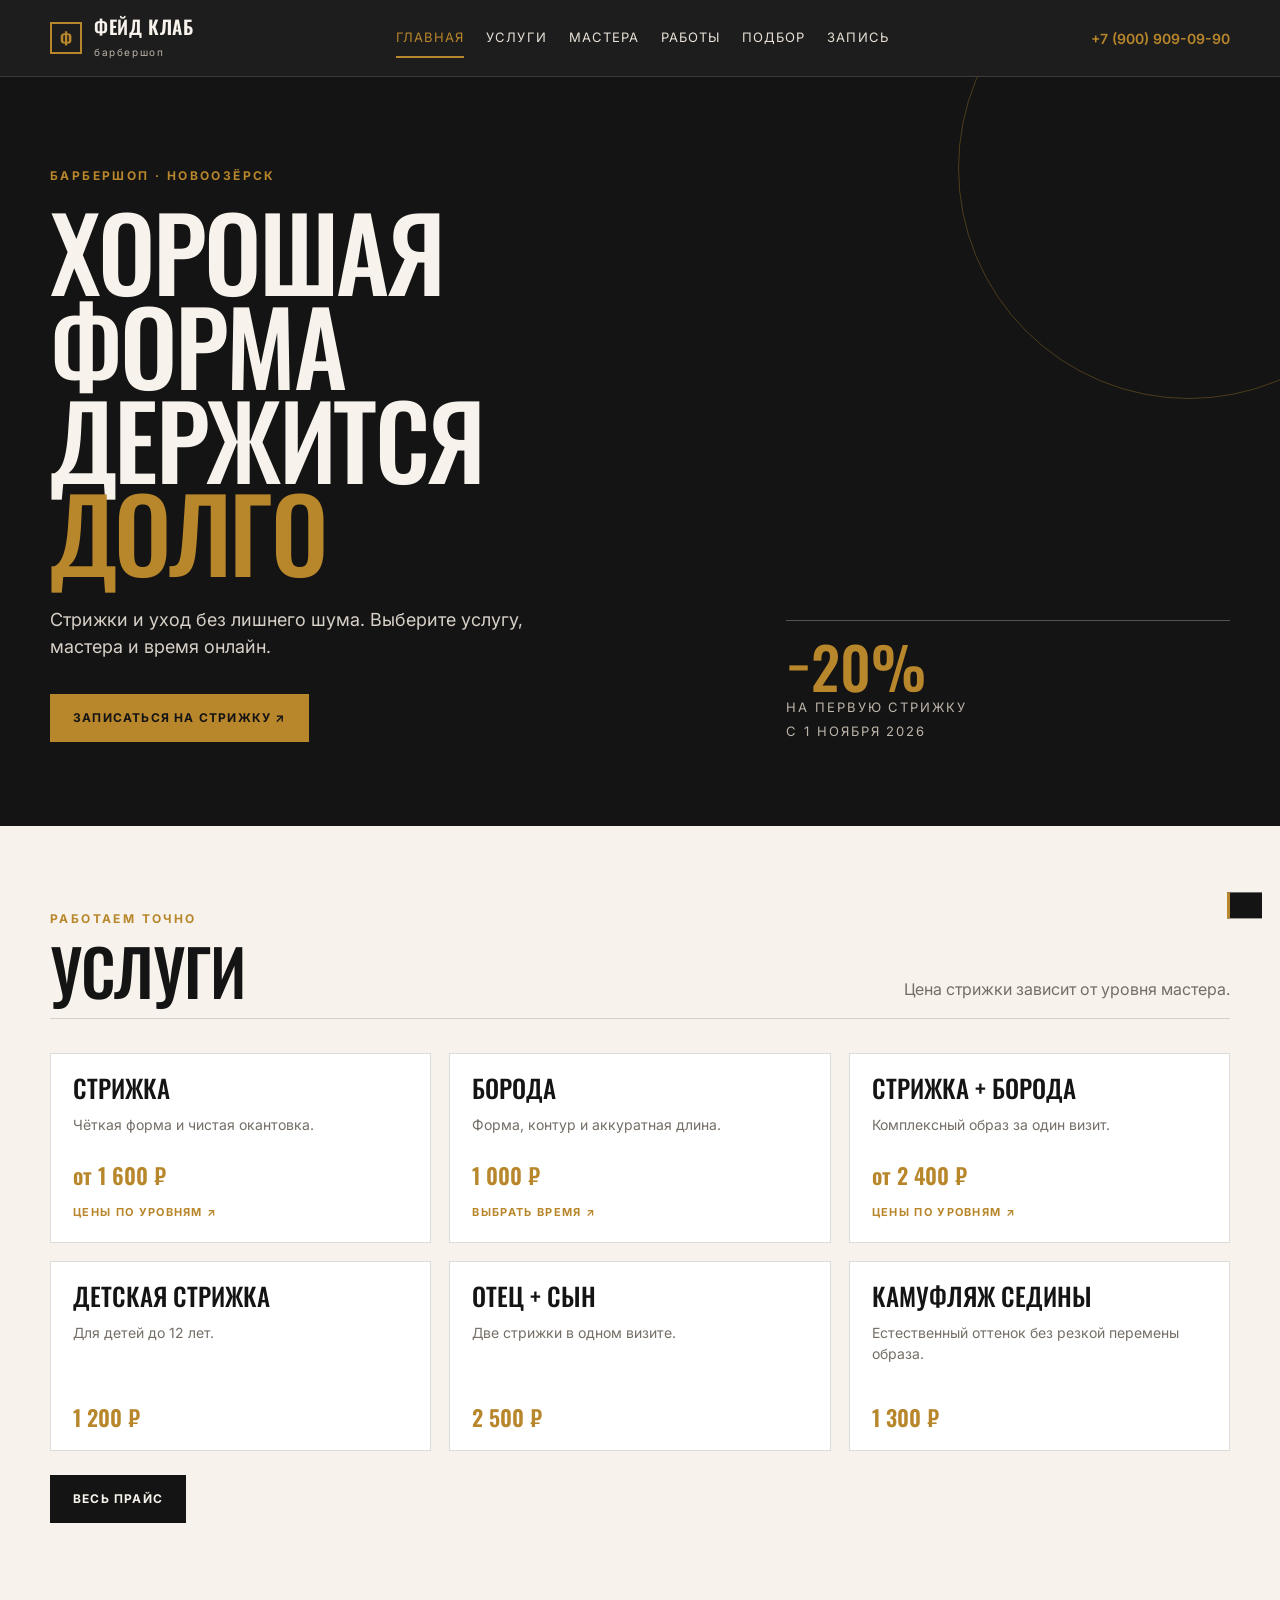
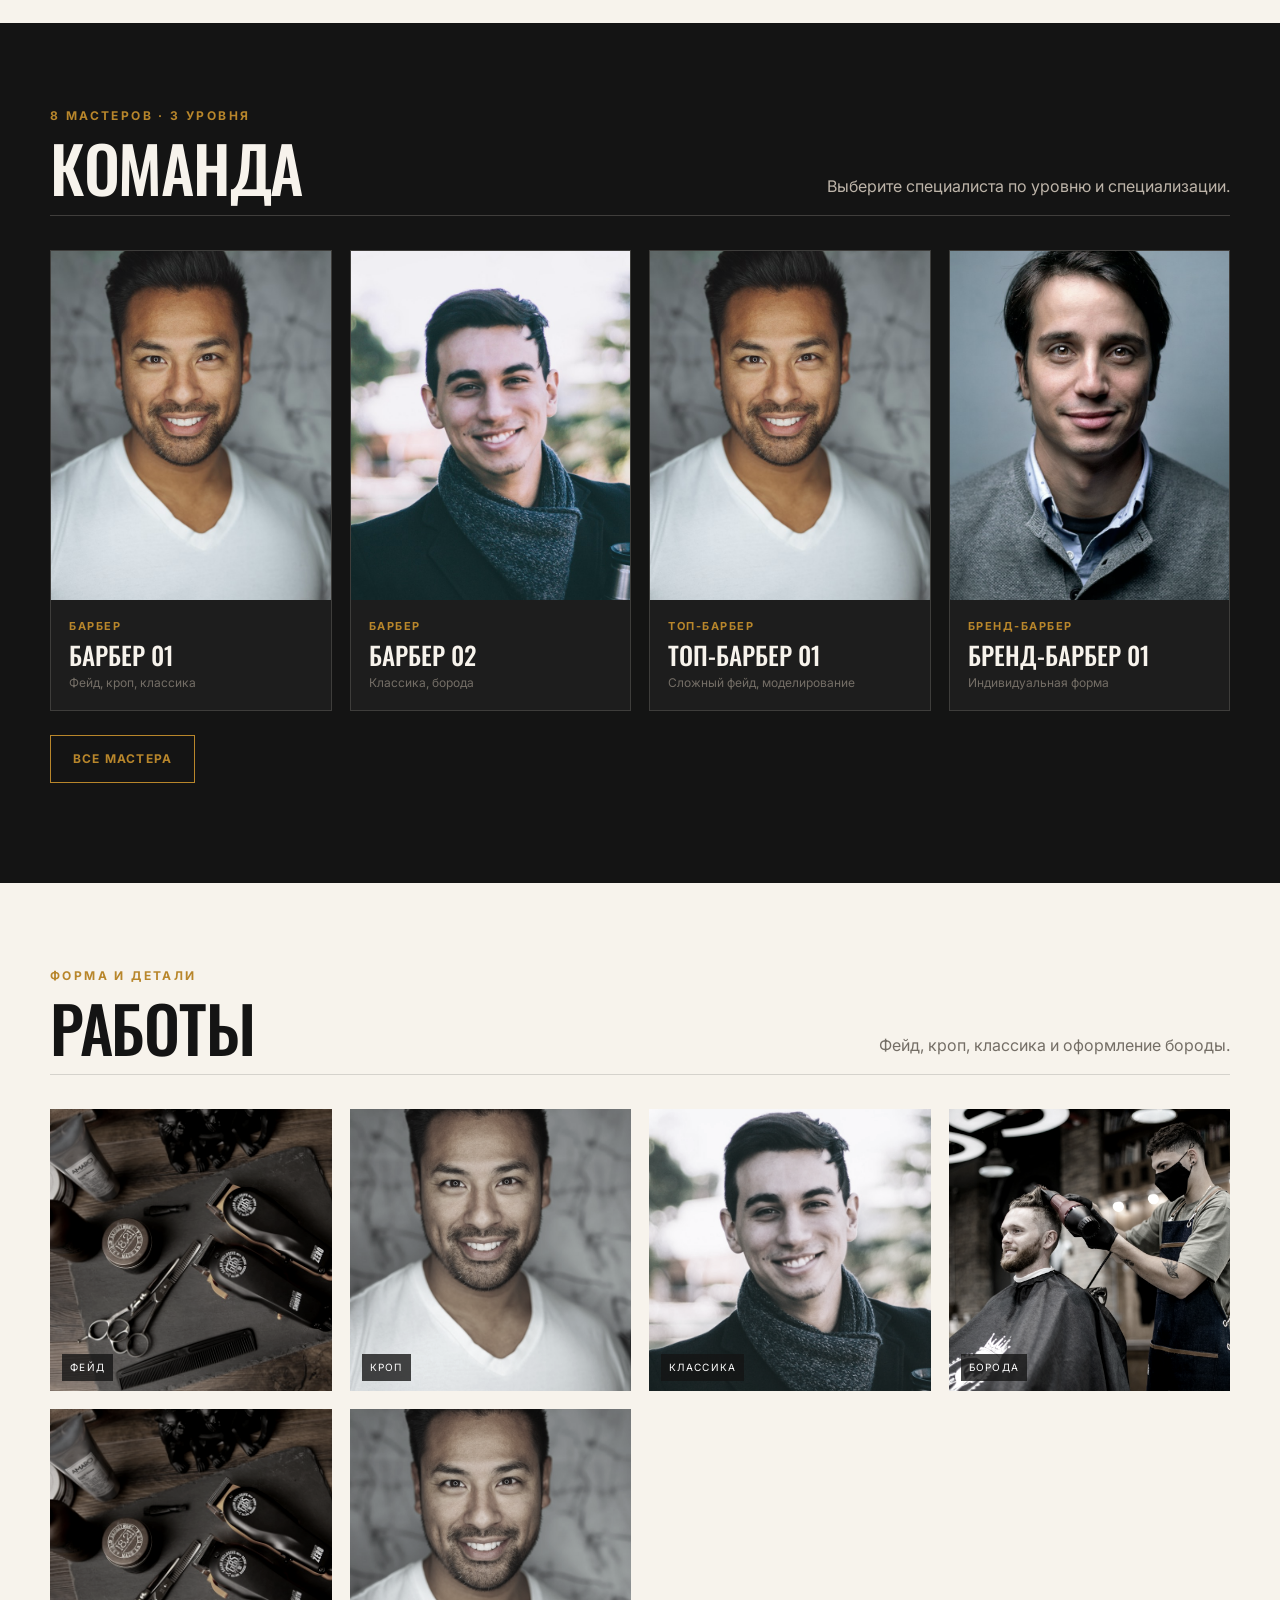
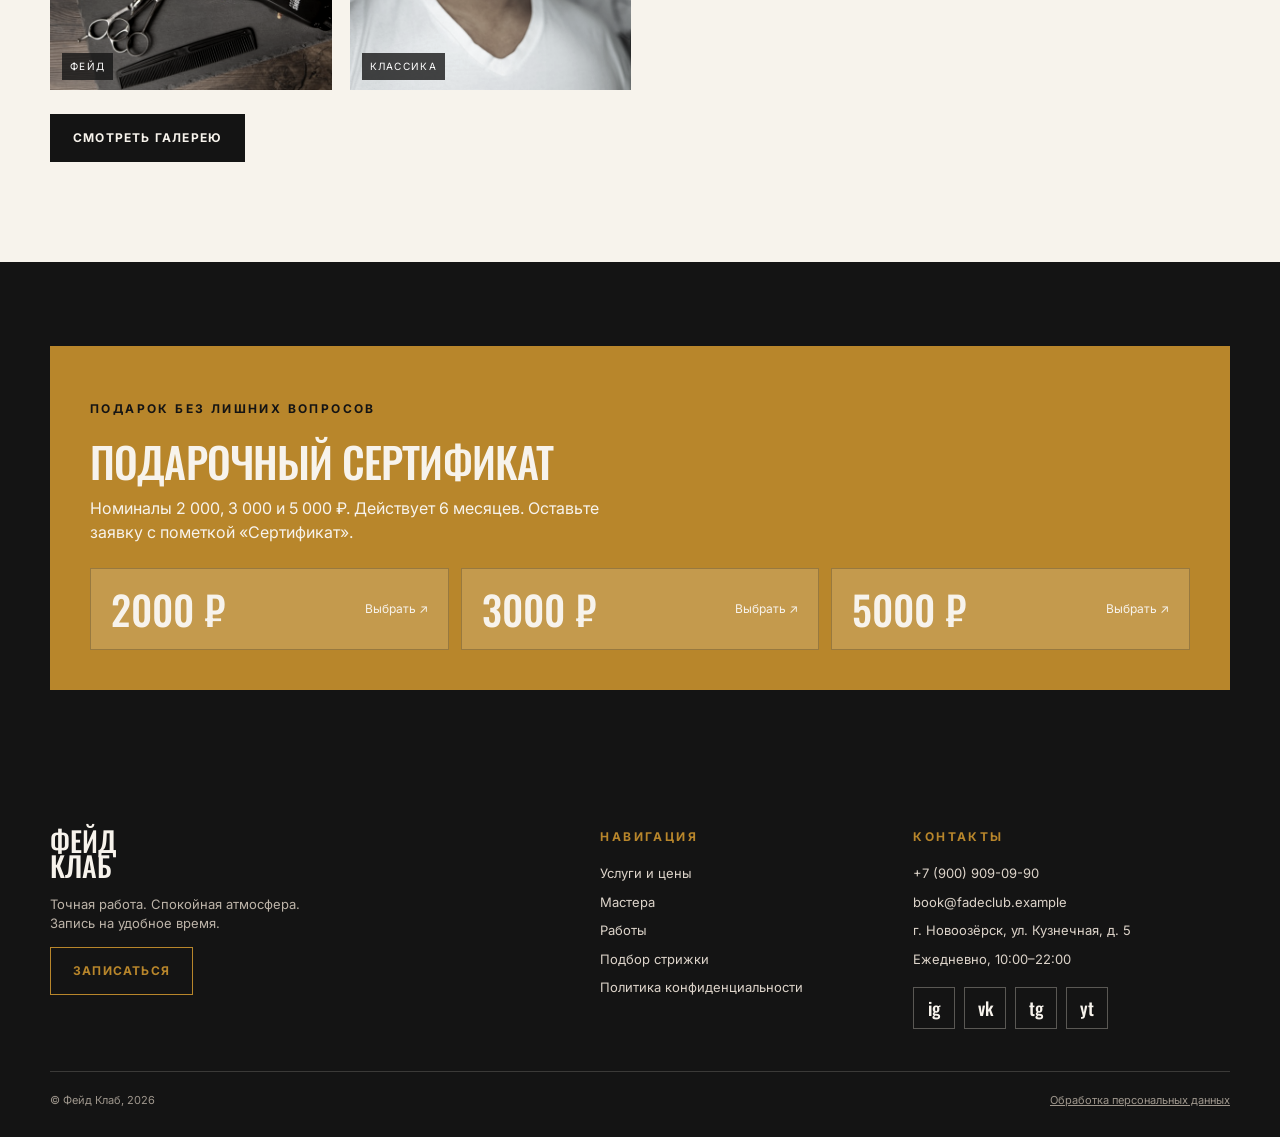
<file: index.html>
<!doctype html><html lang="ru"><head><meta charset="utf-8"><meta name="viewport" content="width=device-width,initial-scale=1"><title>Барбершоп в Новоозёрске — Фейд Клаб</title><meta name="description" content="Барбершоп Фейд Клаб: мужские стрижки, мастера, борода и онлайн-запись в Новоозёрске. Первая стрижка −20%."><meta name="theme-color" content="#141414"><meta property="og:type" content="website"><meta property="og:locale" content="ru_RU"><meta property="og:title" content="Барбершоп в Новоозёрске — Фейд Клаб"><meta property="og:description" content="Барбершоп Фейд Клаб: мужские стрижки, мастера, борода и онлайн-запись в Новоозёрске. Первая стрижка −20%."><meta property="og:image" content="img/og-card.jpg"><meta name="twitter:card" content="summary_large_image"><link rel="icon" href="favicon.svg" type="image/svg+xml"><link rel="preconnect" href="https://fonts.googleapis.com"><link rel="preconnect" href="https://fonts.gstatic.com" crossorigin><link href="https://fonts.googleapis.com/css2?family=Inter:wght@400;500;600;700&family=Oswald:wght@400;500;600;700&display=swap" rel="stylesheet"><link rel="stylesheet" href="css/style.css"><script src="js/analytics.js" defer></script></head><body><a class="skip-link" href="#main">К основному содержанию</a><header class="site-header"><div class="container nav"><a class="brand" href="index.html" aria-label="Фейд Клаб — главная"><span class="brand-mark">Ф</span><span><span class="brand-name">Фейд Клаб</span><span class="brand-sub">барбершоп</span></span></a><button class="menu-toggle" type="button" aria-expanded="false" aria-label="Открыть меню">☰</button><nav class="nav-links" aria-label="Основная навигация"><a href="index.html" aria-current="page">Главная</a><a href="services.html">Услуги</a><a href="masters.html">Мастера</a><a href="works.html">Работы</a><a href="style-quiz.html">Подбор</a><a href="contacts.html">Запись</a></nav><a class="header-phone" href="tel:+79009090990">+7 (900) 909-09-90</a></div></header><main id="main"><section class="hero"><div class="container hero-grid"><div><p class="eyebrow">Барбершоп · Новоозёрск</p><h1>Хорошая форма<br>держится <em>долго</em></h1><p class="hero-copy">Стрижки и уход без лишнего шума. Выберите услугу, мастера и время онлайн.</p><a class="btn" href="contacts.html" data-event="cta_click" data-button-name="hero_booking" data-page-section="hero">Записаться на стрижку ↗</a></div><div class="hero-aside"><strong>−20%</strong><span>на первую стрижку<br>с 1 ноября 2026</span></div></div></section>
<section class="section"><div class="container"><div class="section-head"><div><p class="kicker">Работаем точно</p><h2>Услуги</h2></div><p class="section-intro">Цена стрижки зависит от уровня мастера.</p></div><div class="grid services-grid">
<article class="card" data-event="service_view" data-service-name="haircut"><h3>Стрижка</h3><p>Чёткая форма и чистая окантовка.</p><div class="price">от 1 600 ₽</div><a class="card-link" href="services.html">Цены по уровням ↗</a></article>
<article class="card" data-event="service_view" data-service-name="beard"><h3>Борода</h3><p>Форма, контур и аккуратная длина.</p><div class="price">1 000 ₽</div><a class="card-link" href="contacts.html?service=beard">Выбрать время ↗</a></article>
<article class="card" data-event="service_view" data-service-name="combo"><h3>Стрижка + борода</h3><p>Комплексный образ за один визит.</p><div class="price">от 2 400 ₽</div><a class="card-link" href="services.html">Цены по уровням ↗</a></article>
<article class="card" data-event="service_view" data-service-name="kids"><h3>Детская стрижка</h3><p>Для детей до 12 лет.</p><div class="price">1 200 ₽</div></article><article class="card" data-event="service_view" data-service-name="father_son"><h3>Отец + сын</h3><p>Две стрижки в одном визите.</p><div class="price">2 500 ₽</div></article><article class="card" data-event="service_view" data-service-name="camouflage"><h3>Камуфляж седины</h3><p>Естественный оттенок без резкой перемены образа.</p><div class="price">1 300 ₽</div></article></div><p style="margin-top:24px"><a class="btn btn-dark" href="services.html">Весь прайс</a></p></div></section>
<section class="section section-dark"><div class="container"><div class="section-head"><div><p class="kicker">8 мастеров · 3 уровня</p><h2>Команда</h2></div><p class="section-intro">Выберите специалиста по уровню и специализации.</p></div><div class="grid masters-grid">
<article class="card card-dark master-card" data-event="master_view" data-master-level="barber" data-master-id="barber01"><img src="img/head-1.jpg" alt="Портрет мастера барбершопа" loading="lazy"><div class="master-body"><p class="level">Барбер</p><h3>Барбер 01</h3><p class="meta">Фейд, кроп, классика</p></div></article><article class="card card-dark master-card" data-event="master_view" data-master-level="barber" data-master-id="barber02"><img src="img/head-2.jpg" alt="Портрет мастера барбершопа" loading="lazy"><div class="master-body"><p class="level">Барбер</p><h3>Барбер 02</h3><p class="meta">Классика, борода</p></div></article><article class="card card-dark master-card" data-event="master_view" data-master-level="top" data-master-id="top01"><img src="img/head-1.jpg" alt="Портрет топ-барбера" loading="lazy"><div class="master-body"><p class="level">Топ-барбер</p><h3>Топ-барбер 01</h3><p class="meta">Сложный фейд, моделирование</p></div></article><article class="card card-dark master-card" data-event="master_view" data-master-level="brand" data-master-id="brand01"><img src="img/head-3.jpg" alt="Портрет бренд-барбера" loading="lazy"><div class="master-body"><p class="level">Бренд-барбер</p><h3>Бренд-барбер 01</h3><p class="meta">Индивидуальная форма</p></div></article></div><p style="margin-top:24px"><a class="btn btn-outline" href="masters.html">Все мастера</a></p></div></section>
<section class="section"><div class="container"><div class="section-head"><div><p class="kicker">Форма и детали</p><h2>Работы</h2></div><p class="section-intro">Фейд, кроп, классика и оформление бороды.</p></div><div class="grid works-grid"><a class="work-card" href="works.html"><img src="img/source-1.jpg" alt="Мужской образ в барбершопе" loading="lazy"><span class="work-label">Фейд</span></a><a class="work-card" href="works.html"><img src="img/head-1.jpg" alt="Мужской образ в барбершопе" loading="lazy"><span class="work-label">Кроп</span></a><a class="work-card" href="works.html"><img src="img/head-2.jpg" alt="Мужской образ в барбершопе" loading="lazy"><span class="work-label">Классика</span></a><a class="work-card" href="works.html"><img src="img/source-4.jpg" alt="Мужской образ в барбершопе" loading="lazy"><span class="work-label">Борода</span></a><a class="work-card" href="works.html"><img src="img/source-1.jpg" alt="Мужской образ в барбершопе" loading="lazy"><span class="work-label">Фейд</span></a><a class="work-card" href="works.html"><img src="img/head-1.jpg" alt="Мужской образ в барбершопе" loading="lazy"><span class="work-label">Классика</span></a></div><p style="margin-top:24px"><a class="btn btn-dark" href="works.html">Смотреть галерею</a></p></div></section>
<section class="section section-dark"><div class="container"><div class="promo"><p class="eyebrow" style="color:#141414">Подарок без лишних вопросов</p><h2>Подарочный сертификат</h2><p>Номиналы 2 000, 3 000 и 5 000 ₽. Действует 6 месяцев. Оставьте заявку с пометкой «Сертификат».</p><div class="gift-grid"><a href="contacts.html?service=gift_card&gift_amount=2000" class="gift-card" data-event="gift_card_click" data-gift-amount="2000"><strong>2000 ₽</strong><span>Выбрать ↗</span></a><a href="contacts.html?service=gift_card&gift_amount=3000" class="gift-card" data-event="gift_card_click" data-gift-amount="3000"><strong>3000 ₽</strong><span>Выбрать ↗</span></a><a href="contacts.html?service=gift_card&gift_amount=5000" class="gift-card" data-event="gift_card_click" data-gift-amount="5000"><strong>5000 ₽</strong><span>Выбрать ↗</span></a></div></div></div></section></main><footer class="site-footer"><div class="container"><div class="footer-grid"><div><p class="footer-title">Фейд<br>Клаб</p><p class="footer-copy">Точная работа. Спокойная атмосфера. Запись на удобное время.</p><a href="contacts.html" class="btn btn-outline" data-event="cta_click" data-button-name="footer_booking" data-page-section="footer">Записаться</a></div><div><p class="eyebrow">Навигация</p><div class="footer-links"><a href="services.html">Услуги и цены</a><a href="masters.html">Мастера</a><a href="works.html">Работы</a><a href="style-quiz.html">Подбор стрижки</a><a href="privacy.html">Политика конфиденциальности</a></div></div><div><p class="eyebrow">Контакты</p><div class="footer-links"><a href="tel:+79009090990">+7 (900) 909-09-90</a><a href="mailto:book@fadeclub.example">book@fadeclub.example</a><span>г. Новоозёрск, ул. Кузнечная, д. 5</span><span>Ежедневно, 10:00–22:00</span></div><div class="social-links" style="margin-top:18px"><a href="https://instagram.com/" aria-label="Instagram" data-social="instagram" data-section="footer">ig</a><a href="https://vk.com/" aria-label="ВКонтакте" data-social="vk" data-section="footer">vk</a><a href="https://t.me/" aria-label="Telegram" data-social="telegram" data-section="footer">tg</a><a href="https://youtube.com/" aria-label="YouTube" data-social="youtube" data-section="footer">yt</a></div></div></div><div class="footer-bottom"><span>© Фейд Клаб, 2026</span><span><a href="privacy.html">Обработка персональных данных</a></span></div></div></footer><div class="toast" role="status" aria-live="polite"></div><script>document.querySelector('.menu-toggle')?.addEventListener('click',function(){var n=document.querySelector('.nav-links'),o=this.getAttribute('aria-expanded')==='true';this.setAttribute('aria-expanded',String(!o));n.classList.toggle('open',!o);this.textContent=o?'☰':'×'});</script></body></html>
</file>
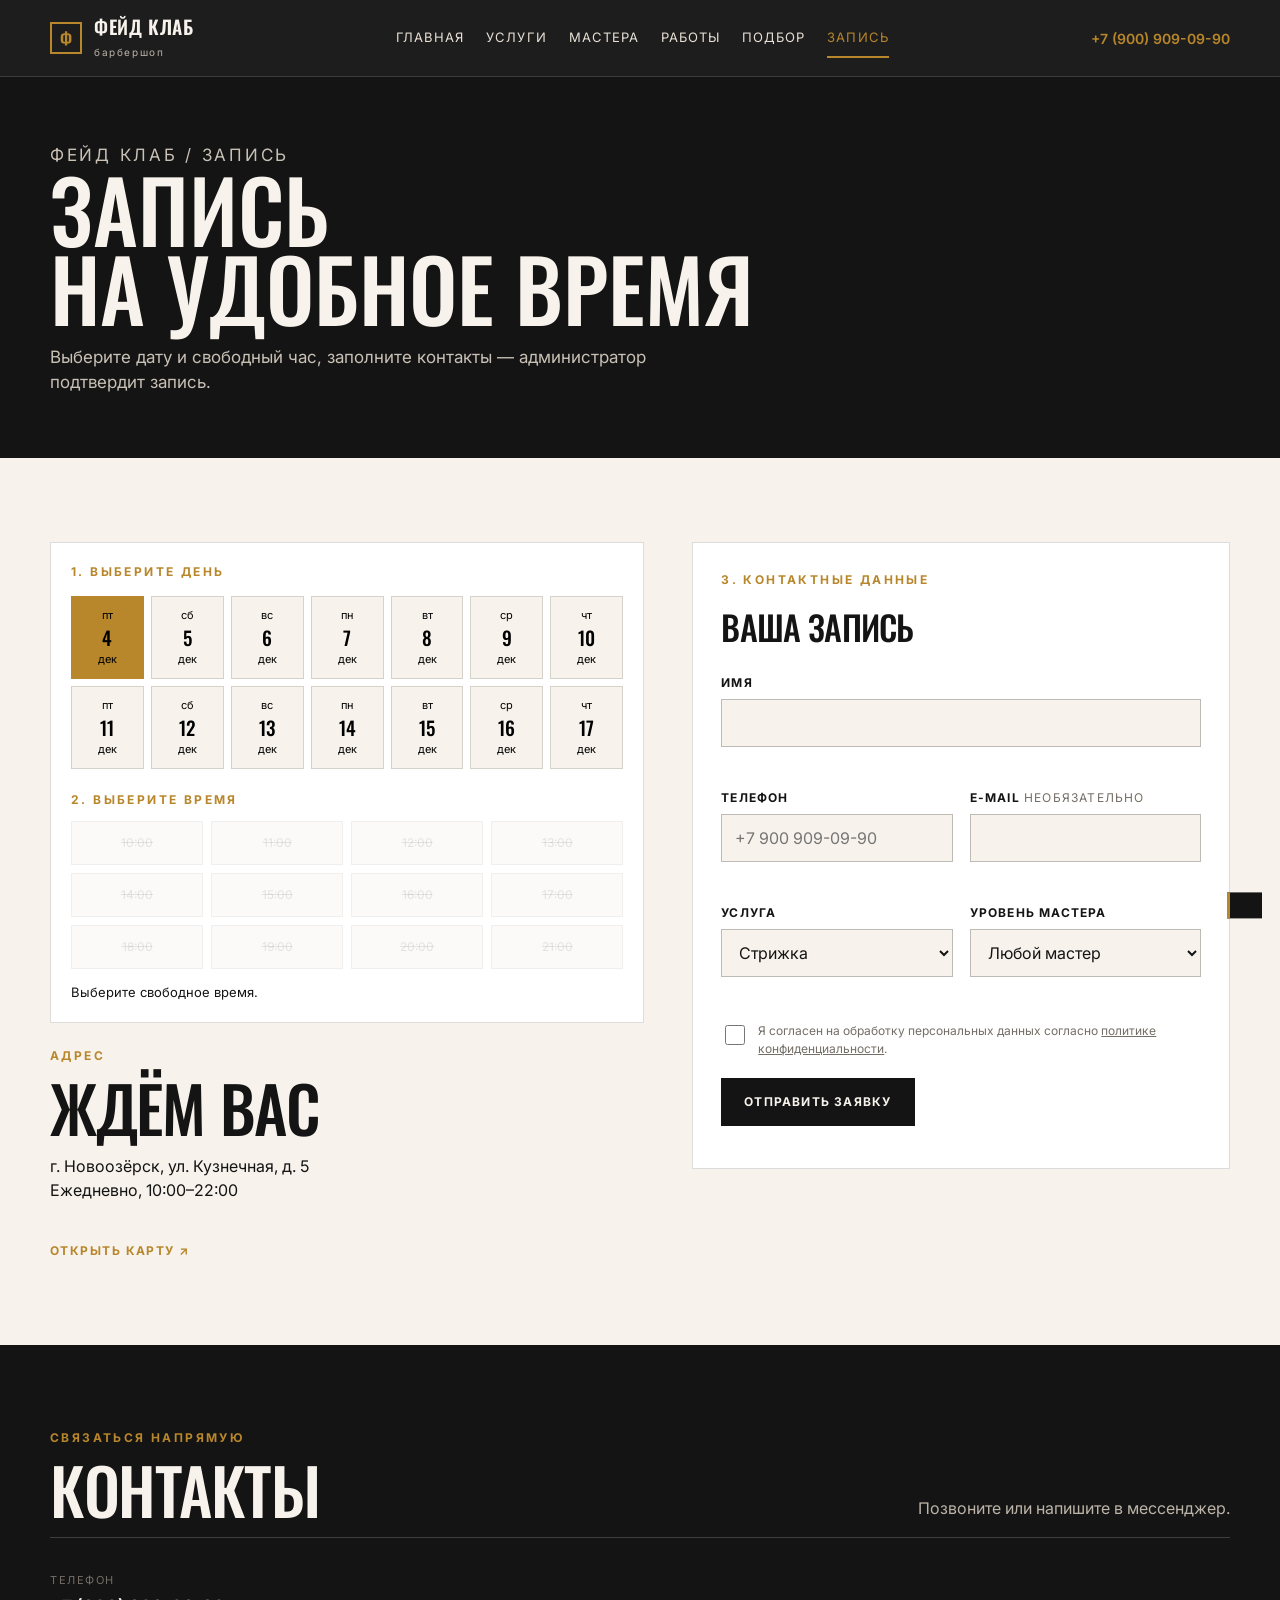
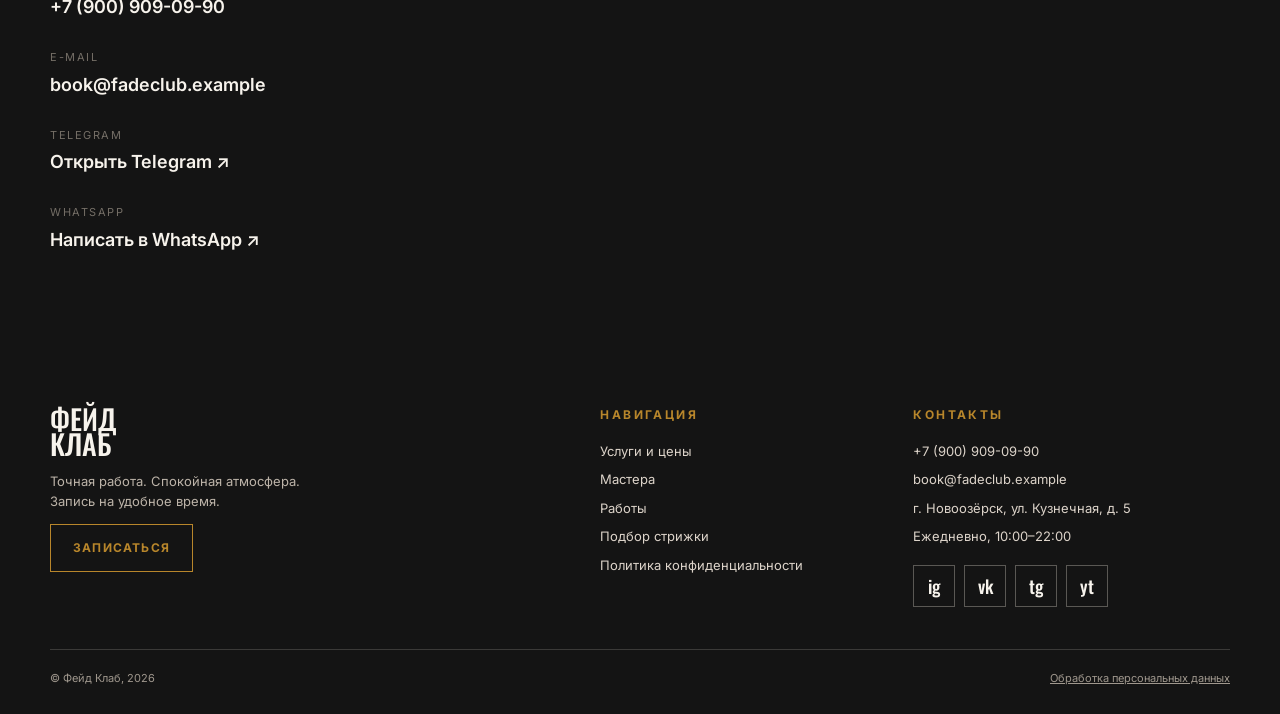
<file: contacts.html>
<!doctype html><html lang="ru"><head><meta charset="utf-8"><meta name="viewport" content="width=device-width,initial-scale=1"><title>Запись и контакты — Фейд Клаб</title><meta name="description" content="Выберите дату и время в Фейд Клаб. Запись открыта ежедневно с 10:00 до 22:00."><meta name="theme-color" content="#141414"><meta property="og:type" content="website"><meta property="og:locale" content="ru_RU"><meta property="og:title" content="Запись и контакты — Фейд Клаб"><meta property="og:description" content="Выберите дату и время в Фейд Клаб. Запись открыта ежедневно с 10:00 до 22:00."><meta property="og:image" content="img/og-card.jpg"><meta name="twitter:card" content="summary_large_image"><link rel="icon" href="favicon.svg" type="image/svg+xml"><link rel="preconnect" href="https://fonts.googleapis.com"><link rel="preconnect" href="https://fonts.gstatic.com" crossorigin><link href="https://fonts.googleapis.com/css2?family=Inter:wght@400;500;600;700&family=Oswald:wght@400;500;600;700&display=swap" rel="stylesheet"><link rel="stylesheet" href="css/style.css"><script src="js/analytics.js" defer></script></head><body><a class="skip-link" href="#main">К основному содержанию</a><header class="site-header"><div class="container nav"><a class="brand" href="index.html" aria-label="Фейд Клаб — главная"><span class="brand-mark">Ф</span><span><span class="brand-name">Фейд Клаб</span><span class="brand-sub">барбершоп</span></span></a><button class="menu-toggle" type="button" aria-expanded="false" aria-label="Открыть меню">☰</button><nav class="nav-links" aria-label="Основная навигация"><a href="index.html">Главная</a><a href="services.html">Услуги</a><a href="masters.html">Мастера</a><a href="works.html">Работы</a><a href="style-quiz.html">Подбор</a><a href="contacts.html" aria-current="page">Запись</a></nav><a class="header-phone" href="tel:+79009090990">+7 (900) 909-09-90</a></div></header><main id="main"><section class="page-hero"><div class="container"><p class="breadcrumbs">Фейд Клаб / Запись</p><h1>Запись<br>на удобное время</h1><p>Выберите дату и свободный час, заполните контакты — администратор подтвердит запись.</p></div></section><section class="section"><div class="container two-col"><div><div class="slot-picker"><p class="kicker">1. Выберите день</p><div class="date-grid" id="date-grid" aria-label="Ближайшие даты"></div><p class="kicker">2. Выберите время</p><div class="slots" id="slots" aria-label="Свободные слоты"></div><p class="form-status" id="slot-message" aria-live="polite">Выберите дату, затем свободное время.</p></div><div style="margin-top:24px"><p class="kicker">Адрес</p><h2>Ждём вас</h2><p>г. Новоозёрск, ул. Кузнечная, д. 5<br>Ежедневно, 10:00–22:00</p><a class="map-link" href="https://maps.google.com/?q=Новоозёрск+Кузнечная+5" target="_blank" rel="noopener" data-event="map_open" data-map-service="google_maps">Открыть карту ↗</a></div></div><div><form class="form-card" id="booking-form" data-booking-form novalidate><p class="kicker">3. Контактные данные</p><h2 style="font:500 34px Oswald;text-transform:uppercase;margin:0 0 22px">Ваша запись</h2><input type="hidden" name="request_id"><input type="hidden" name="slot"><input type="hidden" name="slot_date"><input type="hidden" name="slot_time"><input type="hidden" name="utm_source"><input type="hidden" name="utm_medium"><input type="hidden" name="utm_campaign"><input type="hidden" name="utm_content"><input type="text" name="fax_number" tabindex="-1" autocomplete="off" aria-hidden="true" style="position:absolute;left:-10000px;width:1px;height:1px"><div class="form-grid"><div class="field full"><label for="name">Имя</label><input id="name" name="name" autocomplete="name" minlength="2" maxlength="60" required><span class="form-error"></span></div><div class="field"><label for="phone">Телефон</label><input id="phone" name="phone" type="tel" autocomplete="tel" placeholder="+7 900 909-09-90" required><span class="form-error"></span></div><div class="field"><label for="email">E-mail <span style="font-weight:400;color:#746e66">необязательно</span></label><input id="email" name="email" type="email" autocomplete="email"><span class="form-error"></span></div><div class="field"><label for="service">Услуга</label><select id="service" name="service" required><option value="haircut">Стрижка</option><option value="beard">Моделирование бороды</option><option value="combo">Стрижка + борода</option><option value="kids">Детская стрижка</option><option value="father_son">Отец + сын</option><option value="camouflage">Камуфляж седины</option><option value="gift_card">Подарочный сертификат</option></select><span class="form-error"></span></div><div class="field"><label for="master-level">Уровень мастера</label><select id="master-level" name="master_level"><option value="any">Любой мастер</option><option value="barber">Барбер</option><option value="top">Топ-барбер</option><option value="brand">Бренд-барбер</option></select><span class="form-error"></span></div></div><label class="consent"><input type="checkbox" name="consent" required><span>Я согласен на обработку персональных данных согласно <a href="privacy.html">политике конфиденциальности</a>.</span></label><span class="form-error" data-consent-error></span><button class="btn btn-dark" type="submit">Отправить заявку</button><p class="form-status" aria-live="polite"></p></form></div></div></section><section class="section section-dark"><div class="container"><div class="section-head"><div><p class="kicker">Связаться напрямую</p><h2>Контакты</h2></div><p class="section-intro">Позвоните или напишите в мессенджер.</p></div><ul class="contact-list"><li><span>Телефон</span><a href="tel:+79009090990">+7 (900) 909-09-90</a></li><li><span>E-mail</span><a href="mailto:book@fadeclub.example">book@fadeclub.example</a></li><li><span>Telegram</span><a href="https://t.me/" data-messenger="telegram" target="_blank" rel="noopener">Открыть Telegram ↗</a></li><li><span>WhatsApp</span><a href="https://wa.me/79009090990" data-messenger="whatsapp" target="_blank" rel="noopener">Написать в WhatsApp ↗</a></li></ul></div></section></main><footer class="site-footer"><div class="container"><div class="footer-grid"><div><p class="footer-title">Фейд<br>Клаб</p><p class="footer-copy">Точная работа. Спокойная атмосфера. Запись на удобное время.</p><a href="contacts.html" class="btn btn-outline" data-event="cta_click" data-button-name="footer_booking" data-page-section="footer">Записаться</a></div><div><p class="eyebrow">Навигация</p><div class="footer-links"><a href="services.html">Услуги и цены</a><a href="masters.html">Мастера</a><a href="works.html">Работы</a><a href="style-quiz.html">Подбор стрижки</a><a href="privacy.html">Политика конфиденциальности</a></div></div><div><p class="eyebrow">Контакты</p><div class="footer-links"><a href="tel:+79009090990">+7 (900) 909-09-90</a><a href="mailto:book@fadeclub.example">book@fadeclub.example</a><span>г. Новоозёрск, ул. Кузнечная, д. 5</span><span>Ежедневно, 10:00–22:00</span></div><div class="social-links" style="margin-top:18px"><a href="https://instagram.com/" aria-label="Instagram" data-social="instagram" data-section="footer">ig</a><a href="https://vk.com/" aria-label="ВКонтакте" data-social="vk" data-section="footer">vk</a><a href="https://t.me/" aria-label="Telegram" data-social="telegram" data-section="footer">tg</a><a href="https://youtube.com/" aria-label="YouTube" data-social="youtube" data-section="footer">yt</a></div></div></div><div class="footer-bottom"><span>© Фейд Клаб, 2026</span><span><a href="privacy.html">Обработка персональных данных</a></span></div></div></footer><div class="toast" role="status" aria-live="polite"></div><script>document.querySelector('.menu-toggle')?.addEventListener('click',function(){var n=document.querySelector('.nav-links'),o=this.getAttribute('aria-expanded')==='true';this.setAttribute('aria-expanded',String(!o));n.classList.toggle('open',!o);this.textContent=o?'☰':'×'});</script><script src="js/config.js" defer></script><script src="js/form.js" defer></script><script src="js/slots.js" defer></script></body></html>
</file>
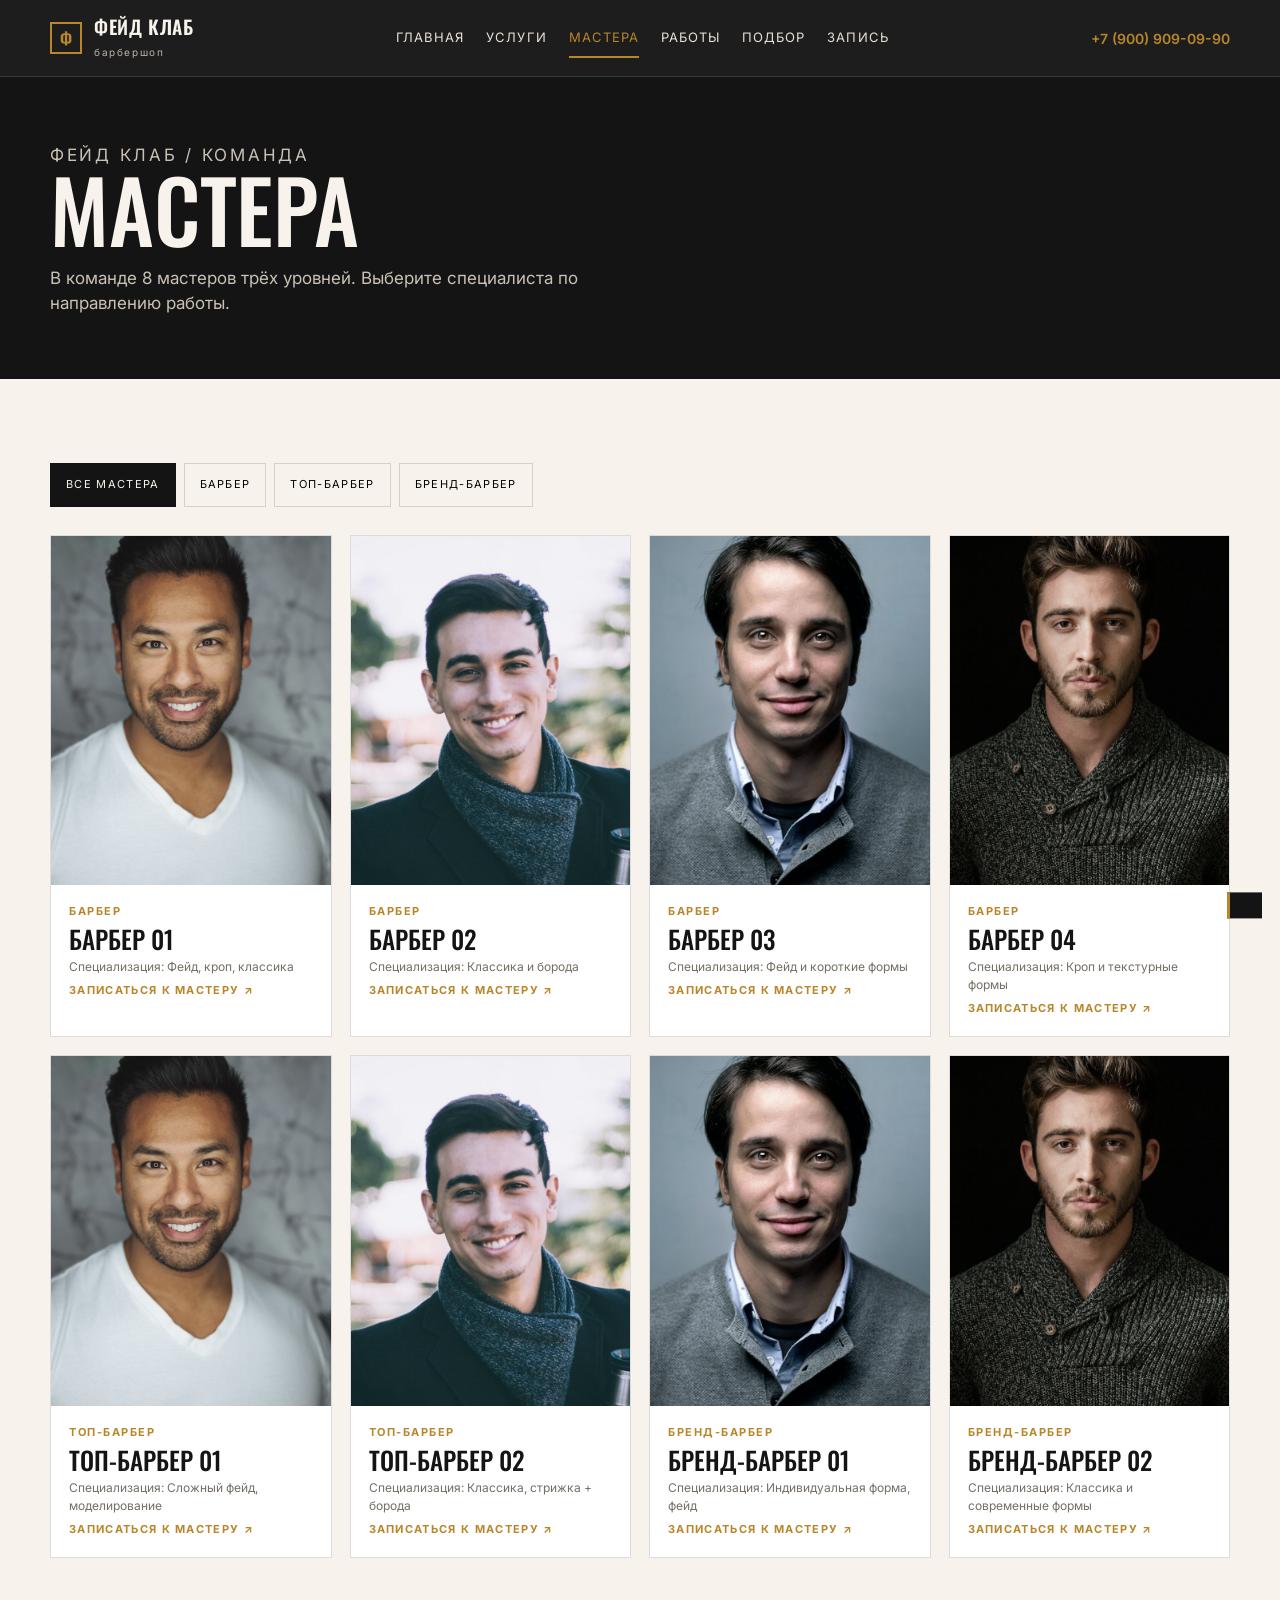
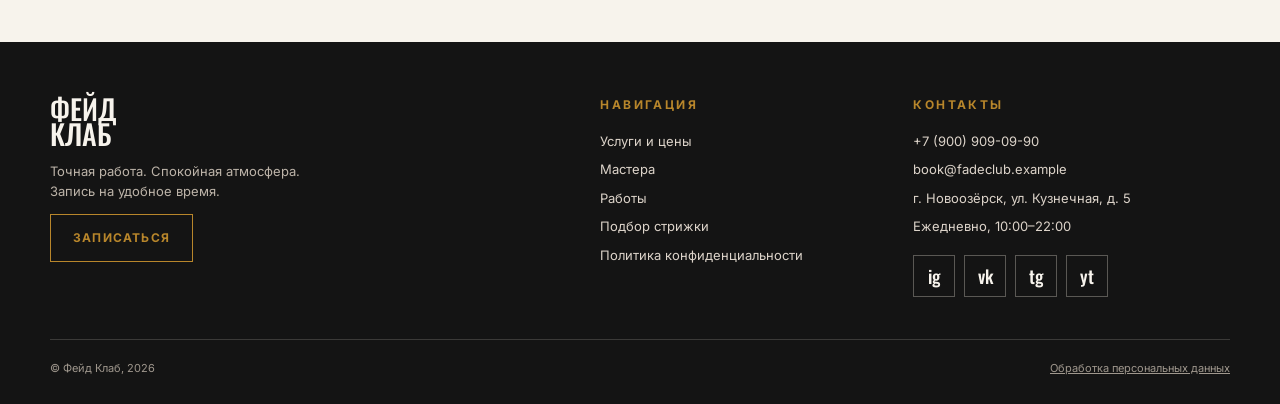
<file: masters.html>
<!doctype html><html lang="ru"><head><meta charset="utf-8"><meta name="viewport" content="width=device-width,initial-scale=1"><title>Мастера — Фейд Клаб</title><meta name="description" content="Восемь мастеров Фейд Клаб: барберы, топ-барберы и бренд-барберы. Выберите уровень и запишитесь."><meta name="theme-color" content="#141414"><meta property="og:type" content="website"><meta property="og:locale" content="ru_RU"><meta property="og:title" content="Мастера — Фейд Клаб"><meta property="og:description" content="Восемь мастеров Фейд Клаб: барберы, топ-барберы и бренд-барберы. Выберите уровень и запишитесь."><meta property="og:image" content="img/og-card.jpg"><meta name="twitter:card" content="summary_large_image"><link rel="icon" href="favicon.svg" type="image/svg+xml"><link rel="preconnect" href="https://fonts.googleapis.com"><link rel="preconnect" href="https://fonts.gstatic.com" crossorigin><link href="https://fonts.googleapis.com/css2?family=Inter:wght@400;500;600;700&family=Oswald:wght@400;500;600;700&display=swap" rel="stylesheet"><link rel="stylesheet" href="css/style.css"><script src="js/analytics.js" defer></script></head><body><a class="skip-link" href="#main">К основному содержанию</a><header class="site-header"><div class="container nav"><a class="brand" href="index.html" aria-label="Фейд Клаб — главная"><span class="brand-mark">Ф</span><span><span class="brand-name">Фейд Клаб</span><span class="brand-sub">барбершоп</span></span></a><button class="menu-toggle" type="button" aria-expanded="false" aria-label="Открыть меню">☰</button><nav class="nav-links" aria-label="Основная навигация"><a href="index.html">Главная</a><a href="services.html">Услуги</a><a href="masters.html" aria-current="page">Мастера</a><a href="works.html">Работы</a><a href="style-quiz.html">Подбор</a><a href="contacts.html">Запись</a></nav><a class="header-phone" href="tel:+79009090990">+7 (900) 909-09-90</a></div></header><main id="main"><section class="page-hero"><div class="container"><p class="breadcrumbs">Фейд Клаб / Команда</p><h1>Мастера</h1><p>В команде 8 мастеров трёх уровней. Выберите специалиста по направлению работы.</p></div></section><section class="section"><div class="container"><div class="filter-row" role="group" aria-label="Фильтр по уровню мастера"><button class="filter-btn" data-master-filter="all" aria-pressed="true">Все мастера</button><button class="filter-btn" data-master-filter="barber" aria-pressed="false">Барбер</button><button class="filter-btn" data-master-filter="top" aria-pressed="false">Топ-барбер</button><button class="filter-btn" data-master-filter="brand" aria-pressed="false">Бренд-барбер</button></div><div class="grid masters-grid"><article class="card master-card" data-master-card data-level="barber" data-event="master_view" data-master-level="barber" data-master-id="m1"><img src="img/head-1.jpg" alt="Портрет Барбер Фейд Клаб" loading="lazy"><div class="master-body"><p class="level">Барбер</p><h3>Барбер 01</h3><p class="meta">Специализация: Фейд, кроп, классика</p><a class="card-link" href="contacts.html?master=barber" data-event="cta_click" data-button-name="master_booking" data-page-section="master_card">Записаться к мастеру ↗</a></div></article><article class="card master-card" data-master-card data-level="barber" data-event="master_view" data-master-level="barber" data-master-id="m2"><img src="img/head-2.jpg" alt="Портрет Барбер Фейд Клаб" loading="lazy"><div class="master-body"><p class="level">Барбер</p><h3>Барбер 02</h3><p class="meta">Специализация: Классика и борода</p><a class="card-link" href="contacts.html?master=barber" data-event="cta_click" data-button-name="master_booking" data-page-section="master_card">Записаться к мастеру ↗</a></div></article><article class="card master-card" data-master-card data-level="barber" data-event="master_view" data-master-level="barber" data-master-id="m3"><img src="img/head-3.jpg" alt="Портрет Барбер Фейд Клаб" loading="lazy"><div class="master-body"><p class="level">Барбер</p><h3>Барбер 03</h3><p class="meta">Специализация: Фейд и короткие формы</p><a class="card-link" href="contacts.html?master=barber" data-event="cta_click" data-button-name="master_booking" data-page-section="master_card">Записаться к мастеру ↗</a></div></article><article class="card master-card" data-master-card data-level="barber" data-event="master_view" data-master-level="barber" data-master-id="m4"><img src="img/head-4.jpg" alt="Портрет Барбер Фейд Клаб" loading="lazy"><div class="master-body"><p class="level">Барбер</p><h3>Барбер 04</h3><p class="meta">Специализация: Кроп и текстурные формы</p><a class="card-link" href="contacts.html?master=barber" data-event="cta_click" data-button-name="master_booking" data-page-section="master_card">Записаться к мастеру ↗</a></div></article><article class="card master-card" data-master-card data-level="top" data-event="master_view" data-master-level="top" data-master-id="m5"><img src="img/head-1.jpg" alt="Портрет Топ-барбер Фейд Клаб" loading="lazy"><div class="master-body"><p class="level">Топ-барбер</p><h3>Топ-барбер 01</h3><p class="meta">Специализация: Сложный фейд, моделирование</p><a class="card-link" href="contacts.html?master=top" data-event="cta_click" data-button-name="master_booking" data-page-section="master_card">Записаться к мастеру ↗</a></div></article><article class="card master-card" data-master-card data-level="top" data-event="master_view" data-master-level="top" data-master-id="m6"><img src="img/head-2.jpg" alt="Портрет Топ-барбер Фейд Клаб" loading="lazy"><div class="master-body"><p class="level">Топ-барбер</p><h3>Топ-барбер 02</h3><p class="meta">Специализация: Классика, стрижка + борода</p><a class="card-link" href="contacts.html?master=top" data-event="cta_click" data-button-name="master_booking" data-page-section="master_card">Записаться к мастеру ↗</a></div></article><article class="card master-card" data-master-card data-level="brand" data-event="master_view" data-master-level="brand" data-master-id="m7"><img src="img/head-3.jpg" alt="Портрет Бренд-барбер Фейд Клаб" loading="lazy"><div class="master-body"><p class="level">Бренд-барбер</p><h3>Бренд-барбер 01</h3><p class="meta">Специализация: Индивидуальная форма, фейд</p><a class="card-link" href="contacts.html?master=brand" data-event="cta_click" data-button-name="master_booking" data-page-section="master_card">Записаться к мастеру ↗</a></div></article><article class="card master-card" data-master-card data-level="brand" data-event="master_view" data-master-level="brand" data-master-id="m8"><img src="img/head-4.jpg" alt="Портрет Бренд-барбер Фейд Клаб" loading="lazy"><div class="master-body"><p class="level">Бренд-барбер</p><h3>Бренд-барбер 02</h3><p class="meta">Специализация: Классика и современные формы</p><a class="card-link" href="contacts.html?master=brand" data-event="cta_click" data-button-name="master_booking" data-page-section="master_card">Записаться к мастеру ↗</a></div></article></div></div></section></main><footer class="site-footer"><div class="container"><div class="footer-grid"><div><p class="footer-title">Фейд<br>Клаб</p><p class="footer-copy">Точная работа. Спокойная атмосфера. Запись на удобное время.</p><a href="contacts.html" class="btn btn-outline" data-event="cta_click" data-button-name="footer_booking" data-page-section="footer">Записаться</a></div><div><p class="eyebrow">Навигация</p><div class="footer-links"><a href="services.html">Услуги и цены</a><a href="masters.html">Мастера</a><a href="works.html">Работы</a><a href="style-quiz.html">Подбор стрижки</a><a href="privacy.html">Политика конфиденциальности</a></div></div><div><p class="eyebrow">Контакты</p><div class="footer-links"><a href="tel:+79009090990">+7 (900) 909-09-90</a><a href="mailto:book@fadeclub.example">book@fadeclub.example</a><span>г. Новоозёрск, ул. Кузнечная, д. 5</span><span>Ежедневно, 10:00–22:00</span></div><div class="social-links" style="margin-top:18px"><a href="https://instagram.com/" aria-label="Instagram" data-social="instagram" data-section="footer">ig</a><a href="https://vk.com/" aria-label="ВКонтакте" data-social="vk" data-section="footer">vk</a><a href="https://t.me/" aria-label="Telegram" data-social="telegram" data-section="footer">tg</a><a href="https://youtube.com/" aria-label="YouTube" data-social="youtube" data-section="footer">yt</a></div></div></div><div class="footer-bottom"><span>© Фейд Клаб, 2026</span><span><a href="privacy.html">Обработка персональных данных</a></span></div></div></footer><div class="toast" role="status" aria-live="polite"></div><script>document.querySelector('.menu-toggle')?.addEventListener('click',function(){var n=document.querySelector('.nav-links'),o=this.getAttribute('aria-expanded')==='true';this.setAttribute('aria-expanded',String(!o));n.classList.toggle('open',!o);this.textContent=o?'☰':'×'});</script><script>document.querySelectorAll('[data-master-filter]').forEach(function(b){b.addEventListener('click',function(){var level=this.dataset.masterFilter;document.querySelectorAll('[data-master-filter]').forEach(function(x){x.setAttribute('aria-pressed',String(x===b))});document.querySelectorAll('[data-master-card]').forEach(function(c){c.hidden=level!=='all'&&c.dataset.level!==level});FadeClubAnalytics.event('master_view',{master_level:level,master_id:'filter'})})})</script></body></html>
</file>
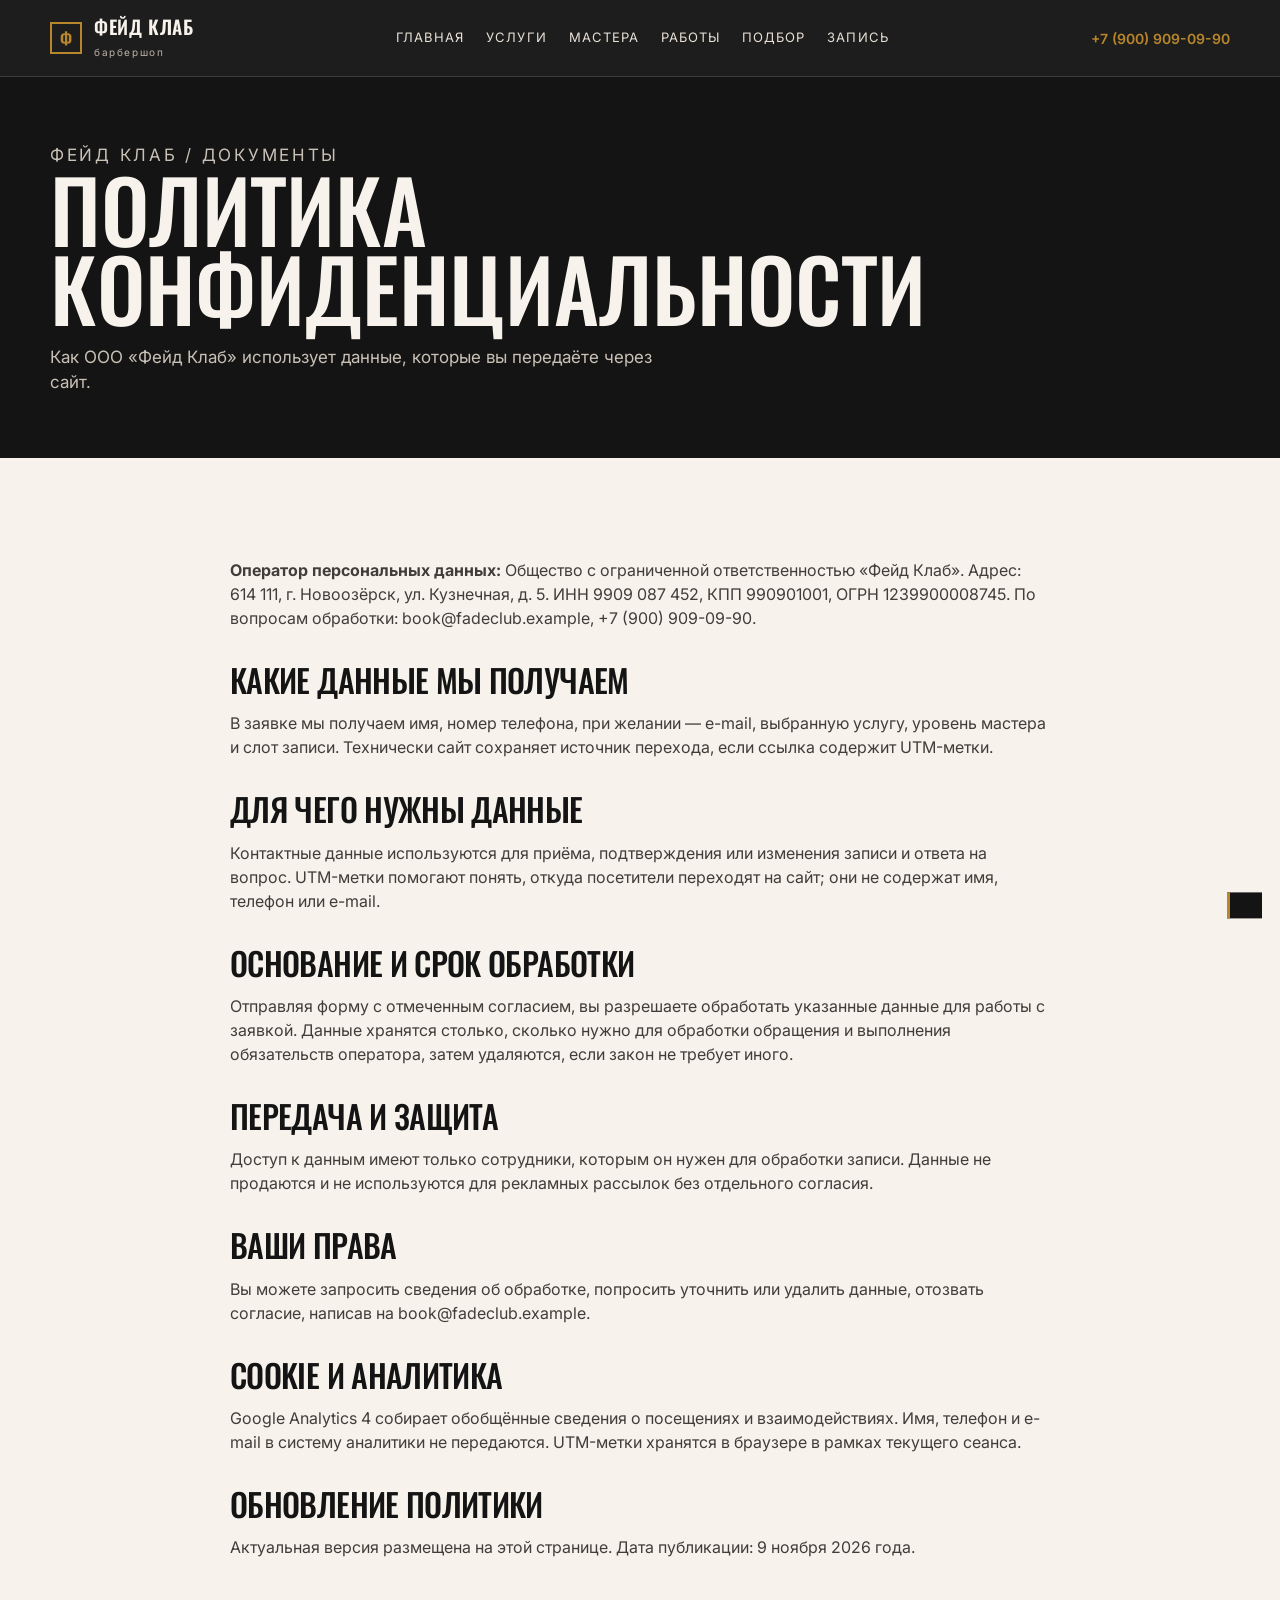
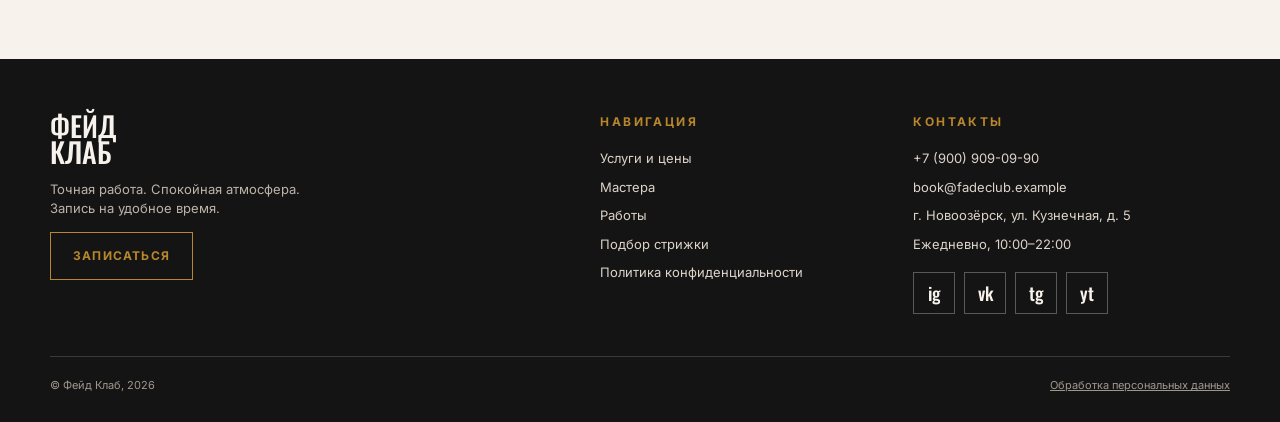
<file: privacy.html>
<!doctype html><html lang="ru"><head><meta charset="utf-8"><meta name="viewport" content="width=device-width,initial-scale=1"><title>Политика конфиденциальности — Фейд Клаб</title><meta name="description" content="Политика ООО «Фейд Клаб» об обработке персональных данных посетителей сайта."><meta name="theme-color" content="#141414"><meta property="og:type" content="website"><meta property="og:locale" content="ru_RU"><meta property="og:title" content="Политика конфиденциальности — Фейд Клаб"><meta property="og:description" content="Политика ООО «Фейд Клаб» об обработке персональных данных посетителей сайта."><meta property="og:image" content="img/og-card.jpg"><meta name="twitter:card" content="summary_large_image"><link rel="icon" href="favicon.svg" type="image/svg+xml"><link rel="preconnect" href="https://fonts.googleapis.com"><link rel="preconnect" href="https://fonts.gstatic.com" crossorigin><link href="https://fonts.googleapis.com/css2?family=Inter:wght@400;500;600;700&family=Oswald:wght@400;500;600;700&display=swap" rel="stylesheet"><link rel="stylesheet" href="css/style.css"><script src="js/analytics.js" defer></script></head><body><a class="skip-link" href="#main">К основному содержанию</a><header class="site-header"><div class="container nav"><a class="brand" href="index.html" aria-label="Фейд Клаб — главная"><span class="brand-mark">Ф</span><span><span class="brand-name">Фейд Клаб</span><span class="brand-sub">барбершоп</span></span></a><button class="menu-toggle" type="button" aria-expanded="false" aria-label="Открыть меню">☰</button><nav class="nav-links" aria-label="Основная навигация"><a href="index.html">Главная</a><a href="services.html">Услуги</a><a href="masters.html">Мастера</a><a href="works.html">Работы</a><a href="style-quiz.html">Подбор</a><a href="contacts.html">Запись</a></nav><a class="header-phone" href="tel:+79009090990">+7 (900) 909-09-90</a></div></header><main id="main"><section class="page-hero"><div class="container"><p class="breadcrumbs">Фейд Клаб / Документы</p><h1>Политика<br>конфиденциальности</h1><p>Как ООО «Фейд Клаб» использует данные, которые вы передаёте через сайт.</p></div></section><section class="section"><article class="container prose"><p><strong>Оператор персональных данных:</strong> Общество с ограниченной ответственностью «Фейд Клаб». Адрес: 614 111, г. Новоозёрск, ул. Кузнечная, д. 5. ИНН 9909 087 452, КПП 990901001, ОГРН 1239900008745. По вопросам обработки: <a href="mailto:book@fadeclub.example">book@fadeclub.example</a>, <a href="tel:+79009090990">+7 (900) 909-09-90</a>.</p><h2>Какие данные мы получаем</h2><p>В заявке мы получаем имя, номер телефона, при желании — e-mail, выбранную услугу, уровень мастера и слот записи. Технически сайт сохраняет источник перехода, если ссылка содержит UTM-метки.</p><h2>Для чего нужны данные</h2><p>Контактные данные используются для приёма, подтверждения или изменения записи и ответа на вопрос. UTM-метки помогают понять, откуда посетители переходят на сайт; они не содержат имя, телефон или e-mail.</p><h2>Основание и срок обработки</h2><p>Отправляя форму с отмеченным согласием, вы разрешаете обработать указанные данные для работы с заявкой. Данные хранятся столько, сколько нужно для обработки обращения и выполнения обязательств оператора, затем удаляются, если закон не требует иного.</p><h2>Передача и защита</h2><p>Доступ к данным имеют только сотрудники, которым он нужен для обработки записи. Данные не продаются и не используются для рекламных рассылок без отдельного согласия.</p><h2>Ваши права</h2><p>Вы можете запросить сведения об обработке, попросить уточнить или удалить данные, отозвать согласие, написав на <a href="mailto:book@fadeclub.example">book@fadeclub.example</a>.</p><h2>Cookie и аналитика</h2><p>Google Analytics 4 собирает обобщённые сведения о посещениях и взаимодействиях. Имя, телефон и e-mail в систему аналитики не передаются. UTM-метки хранятся в браузере в рамках текущего сеанса.</p><h2>Обновление политики</h2><p>Актуальная версия размещена на этой странице. Дата публикации: 9 ноября 2026 года.</p></article></section></main><footer class="site-footer"><div class="container"><div class="footer-grid"><div><p class="footer-title">Фейд<br>Клаб</p><p class="footer-copy">Точная работа. Спокойная атмосфера. Запись на удобное время.</p><a href="contacts.html" class="btn btn-outline" data-event="cta_click" data-button-name="footer_booking" data-page-section="footer">Записаться</a></div><div><p class="eyebrow">Навигация</p><div class="footer-links"><a href="services.html">Услуги и цены</a><a href="masters.html">Мастера</a><a href="works.html">Работы</a><a href="style-quiz.html">Подбор стрижки</a><a href="privacy.html">Политика конфиденциальности</a></div></div><div><p class="eyebrow">Контакты</p><div class="footer-links"><a href="tel:+79009090990">+7 (900) 909-09-90</a><a href="mailto:book@fadeclub.example">book@fadeclub.example</a><span>г. Новоозёрск, ул. Кузнечная, д. 5</span><span>Ежедневно, 10:00–22:00</span></div><div class="social-links" style="margin-top:18px"><a href="https://instagram.com/" aria-label="Instagram" data-social="instagram" data-section="footer">ig</a><a href="https://vk.com/" aria-label="ВКонтакте" data-social="vk" data-section="footer">vk</a><a href="https://t.me/" aria-label="Telegram" data-social="telegram" data-section="footer">tg</a><a href="https://youtube.com/" aria-label="YouTube" data-social="youtube" data-section="footer">yt</a></div></div></div><div class="footer-bottom"><span>© Фейд Клаб, 2026</span><span><a href="privacy.html">Обработка персональных данных</a></span></div></div></footer><div class="toast" role="status" aria-live="polite"></div><script>document.querySelector('.menu-toggle')?.addEventListener('click',function(){var n=document.querySelector('.nav-links'),o=this.getAttribute('aria-expanded')==='true';this.setAttribute('aria-expanded',String(!o));n.classList.toggle('open',!o);this.textContent=o?'☰':'×'});</script></body></html>
</file>
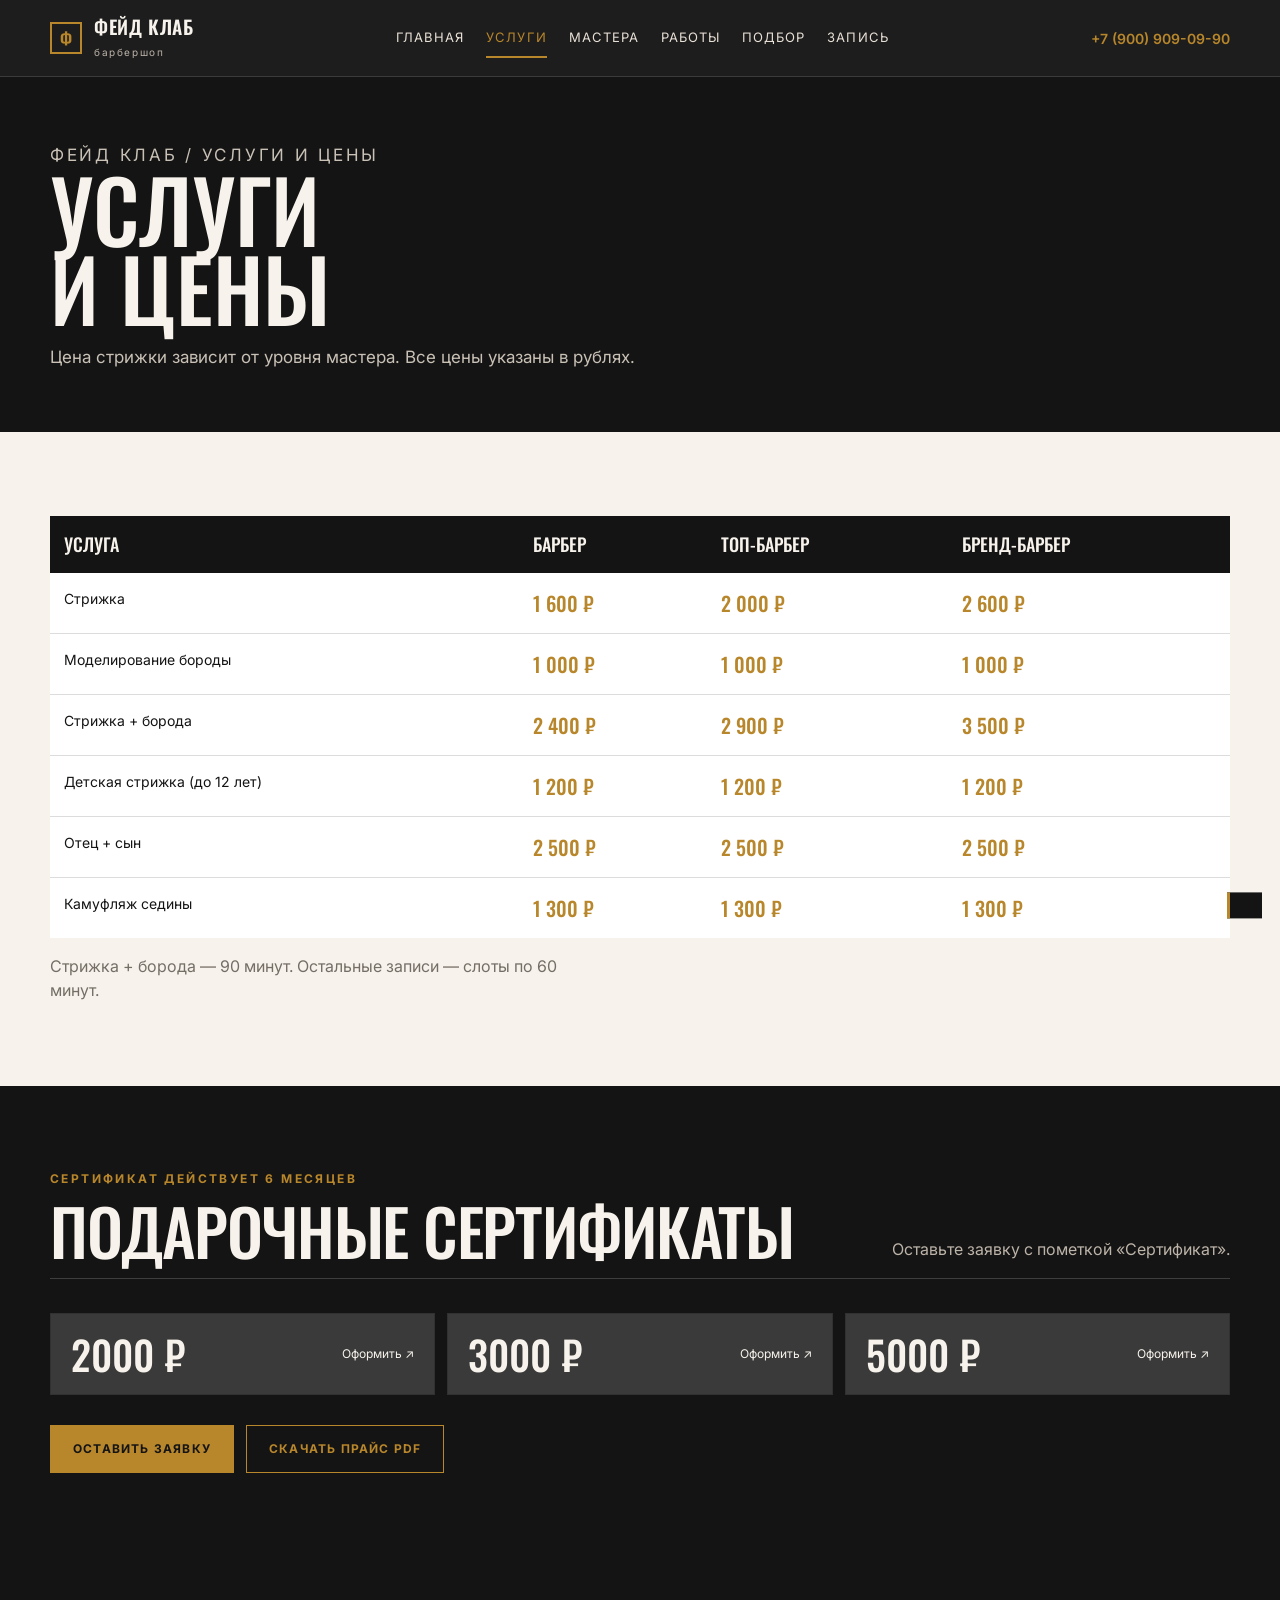
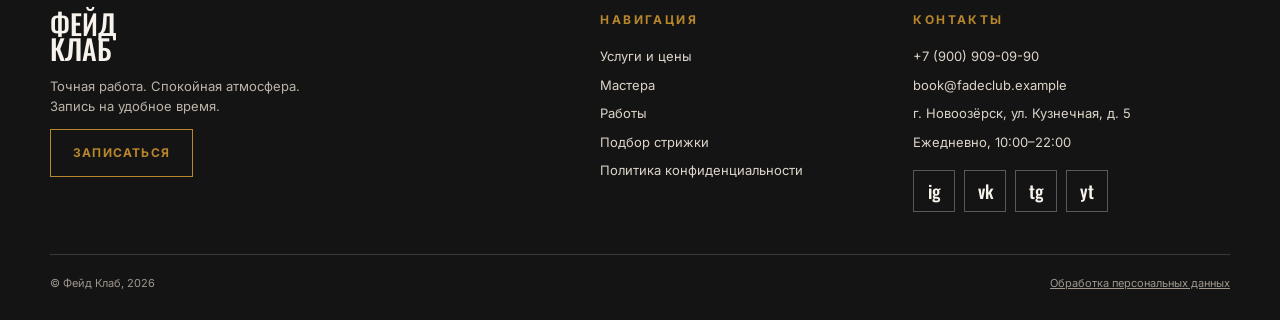
<file: services.html>
<!doctype html><html lang="ru"><head><meta charset="utf-8"><meta name="viewport" content="width=device-width,initial-scale=1"><title>Услуги и цены — Фейд Клаб</title><meta name="description" content="Цены Фейд Клаб: стрижки по уровню мастера, моделирование бороды, детская стрижка и сертификаты."><meta name="theme-color" content="#141414"><meta property="og:type" content="website"><meta property="og:locale" content="ru_RU"><meta property="og:title" content="Услуги и цены — Фейд Клаб"><meta property="og:description" content="Цены Фейд Клаб: стрижки по уровню мастера, моделирование бороды, детская стрижка и сертификаты."><meta property="og:image" content="img/og-card.jpg"><meta name="twitter:card" content="summary_large_image"><link rel="icon" href="favicon.svg" type="image/svg+xml"><link rel="preconnect" href="https://fonts.googleapis.com"><link rel="preconnect" href="https://fonts.gstatic.com" crossorigin><link href="https://fonts.googleapis.com/css2?family=Inter:wght@400;500;600;700&family=Oswald:wght@400;500;600;700&display=swap" rel="stylesheet"><link rel="stylesheet" href="css/style.css"><script src="js/analytics.js" defer></script></head><body><a class="skip-link" href="#main">К основному содержанию</a><header class="site-header"><div class="container nav"><a class="brand" href="index.html" aria-label="Фейд Клаб — главная"><span class="brand-mark">Ф</span><span><span class="brand-name">Фейд Клаб</span><span class="brand-sub">барбершоп</span></span></a><button class="menu-toggle" type="button" aria-expanded="false" aria-label="Открыть меню">☰</button><nav class="nav-links" aria-label="Основная навигация"><a href="index.html">Главная</a><a href="services.html" aria-current="page">Услуги</a><a href="masters.html">Мастера</a><a href="works.html">Работы</a><a href="style-quiz.html">Подбор</a><a href="contacts.html">Запись</a></nav><a class="header-phone" href="tel:+79009090990">+7 (900) 909-09-90</a></div></header><main id="main"><section class="page-hero"><div class="container"><p class="breadcrumbs">Фейд Клаб / Услуги и цены</p><h1>Услуги<br>и цены</h1><p>Цена стрижки зависит от уровня мастера. Все цены указаны в рублях.</p></div></section><section class="section"><div class="container"><div class="table-wrap"><table class="price-table"><thead><tr><th>Услуга</th><th>Барбер</th><th>Топ-барбер</th><th>Бренд-барбер</th></tr></thead><tbody><tr data-event="service_view" data-service-name="haircut"><td>Стрижка</td><td><strong>1 600 ₽</strong></td><td><strong>2 000 ₽</strong></td><td><strong>2 600 ₽</strong></td></tr><tr data-event="service_view" data-service-name="beard"><td>Моделирование бороды</td><td><strong>1 000 ₽</strong></td><td><strong>1 000 ₽</strong></td><td><strong>1 000 ₽</strong></td></tr><tr data-event="service_view" data-service-name="combo"><td>Стрижка + борода</td><td><strong>2 400 ₽</strong></td><td><strong>2 900 ₽</strong></td><td><strong>3 500 ₽</strong></td></tr><tr data-event="service_view" data-service-name="kids"><td>Детская стрижка (до 12 лет)</td><td><strong>1 200 ₽</strong></td><td><strong>1 200 ₽</strong></td><td><strong>1 200 ₽</strong></td></tr><tr data-event="service_view" data-service-name="father_son"><td>Отец + сын</td><td><strong>2 500 ₽</strong></td><td><strong>2 500 ₽</strong></td><td><strong>2 500 ₽</strong></td></tr><tr data-event="service_view" data-service-name="camouflage"><td>Камуфляж седины</td><td><strong>1 300 ₽</strong></td><td><strong>1 300 ₽</strong></td><td><strong>1 300 ₽</strong></td></tr></tbody></table></div><p class="section-intro" style="margin-top:16px">Стрижка + борода — 90 минут. Остальные записи — слоты по 60 минут.</p></div></section><section class="section section-dark" id="gift"><div class="container"><div class="section-head"><div><p class="kicker">Сертификат действует 6 месяцев</p><h2>Подарочные сертификаты</h2></div><p class="section-intro">Оставьте заявку с пометкой «Сертификат».</p></div><div class="gift-grid"><a href="contacts.html?service=gift_card&gift_amount=2000" class="gift-card" data-event="gift_card_click" data-gift-amount="2000"><strong>2000 ₽</strong><span>Оформить ↗</span></a><a href="contacts.html?service=gift_card&gift_amount=3000" class="gift-card" data-event="gift_card_click" data-gift-amount="3000"><strong>3000 ₽</strong><span>Оформить ↗</span></a><a href="contacts.html?service=gift_card&gift_amount=5000" class="gift-card" data-event="gift_card_click" data-gift-amount="5000"><strong>5000 ₽</strong><span>Оформить ↗</span></a></div><div style="margin-top:30px;display:flex;gap:12px;flex-wrap:wrap"><a class="btn" href="contacts.html?service=gift_card">Оставить заявку</a><a class="btn btn-outline" href="files/price-list.pdf" download data-file-download>Скачать прайс PDF</a></div></div></section></main><footer class="site-footer"><div class="container"><div class="footer-grid"><div><p class="footer-title">Фейд<br>Клаб</p><p class="footer-copy">Точная работа. Спокойная атмосфера. Запись на удобное время.</p><a href="contacts.html" class="btn btn-outline" data-event="cta_click" data-button-name="footer_booking" data-page-section="footer">Записаться</a></div><div><p class="eyebrow">Навигация</p><div class="footer-links"><a href="services.html">Услуги и цены</a><a href="masters.html">Мастера</a><a href="works.html">Работы</a><a href="style-quiz.html">Подбор стрижки</a><a href="privacy.html">Политика конфиденциальности</a></div></div><div><p class="eyebrow">Контакты</p><div class="footer-links"><a href="tel:+79009090990">+7 (900) 909-09-90</a><a href="mailto:book@fadeclub.example">book@fadeclub.example</a><span>г. Новоозёрск, ул. Кузнечная, д. 5</span><span>Ежедневно, 10:00–22:00</span></div><div class="social-links" style="margin-top:18px"><a href="https://instagram.com/" aria-label="Instagram" data-social="instagram" data-section="footer">ig</a><a href="https://vk.com/" aria-label="ВКонтакте" data-social="vk" data-section="footer">vk</a><a href="https://t.me/" aria-label="Telegram" data-social="telegram" data-section="footer">tg</a><a href="https://youtube.com/" aria-label="YouTube" data-social="youtube" data-section="footer">yt</a></div></div></div><div class="footer-bottom"><span>© Фейд Клаб, 2026</span><span><a href="privacy.html">Обработка персональных данных</a></span></div></div></footer><div class="toast" role="status" aria-live="polite"></div><script>document.querySelector('.menu-toggle')?.addEventListener('click',function(){var n=document.querySelector('.nav-links'),o=this.getAttribute('aria-expanded')==='true';this.setAttribute('aria-expanded',String(!o));n.classList.toggle('open',!o);this.textContent=o?'☰':'×'});</script></body></html>
</file>
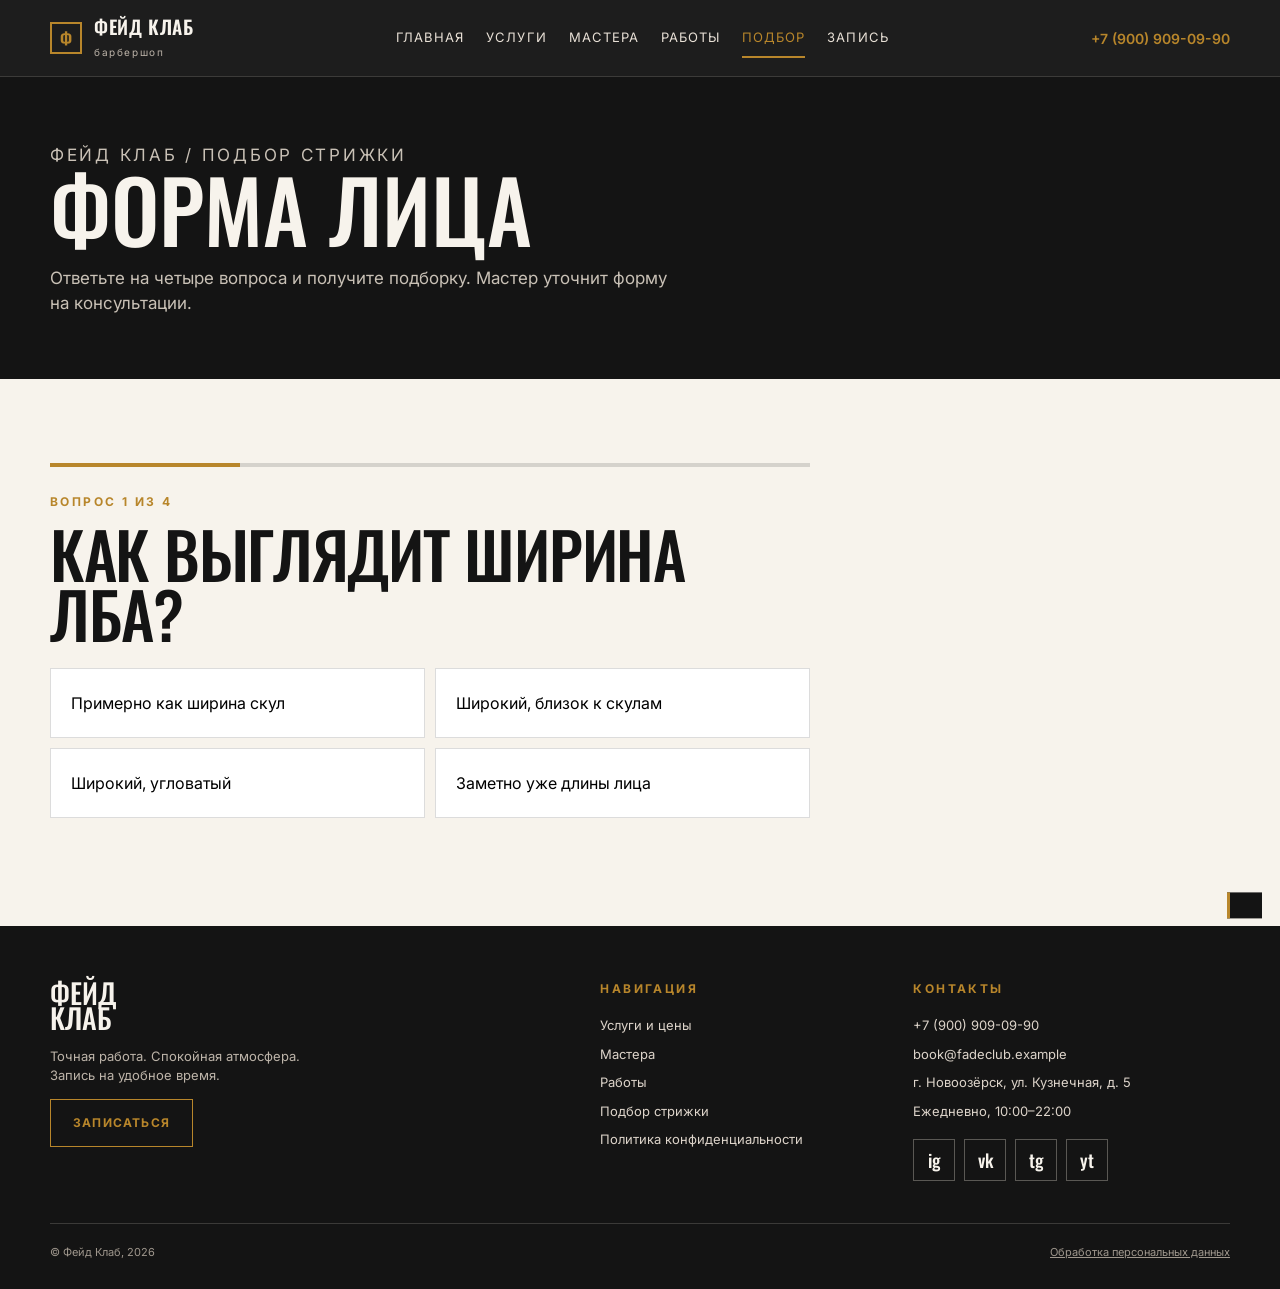
<file: style-quiz.html>
<!doctype html><html lang="ru"><head><meta charset="utf-8"><meta name="viewport" content="width=device-width,initial-scale=1"><title>Подбор стрижки по форме лица — Фейд Клаб</title><meta name="description" content="Ответьте на четыре вопроса и получите подборку стрижек. Промокод FIRST20 на первую стрижку."><meta name="theme-color" content="#141414"><meta property="og:type" content="website"><meta property="og:locale" content="ru_RU"><meta property="og:title" content="Подбор стрижки по форме лица — Фейд Клаб"><meta property="og:description" content="Ответьте на четыре вопроса и получите подборку стрижек. Промокод FIRST20 на первую стрижку."><meta property="og:image" content="img/og-card.jpg"><meta name="twitter:card" content="summary_large_image"><link rel="icon" href="favicon.svg" type="image/svg+xml"><link rel="preconnect" href="https://fonts.googleapis.com"><link rel="preconnect" href="https://fonts.gstatic.com" crossorigin><link href="https://fonts.googleapis.com/css2?family=Inter:wght@400;500;600;700&family=Oswald:wght@400;500;600;700&display=swap" rel="stylesheet"><link rel="stylesheet" href="css/style.css"><script src="js/analytics.js" defer></script></head><body><a class="skip-link" href="#main">К основному содержанию</a><header class="site-header"><div class="container nav"><a class="brand" href="index.html" aria-label="Фейд Клаб — главная"><span class="brand-mark">Ф</span><span><span class="brand-name">Фейд Клаб</span><span class="brand-sub">барбершоп</span></span></a><button class="menu-toggle" type="button" aria-expanded="false" aria-label="Открыть меню">☰</button><nav class="nav-links" aria-label="Основная навигация"><a href="index.html">Главная</a><a href="services.html">Услуги</a><a href="masters.html">Мастера</a><a href="works.html">Работы</a><a href="style-quiz.html" aria-current="page">Подбор</a><a href="contacts.html">Запись</a></nav><a class="header-phone" href="tel:+79009090990">+7 (900) 909-09-90</a></div></header><main id="main"><section class="page-hero"><div class="container"><p class="breadcrumbs">Фейд Клаб / Подбор стрижки</p><h1>Форма лица</h1><p>Ответьте на четыре вопроса и получите подборку. Мастер уточнит форму на консультации.</p></div></section><section class="section"><div class="container"><div class="quiz" id="face-quiz"><div class="quiz-progress"><span id="quiz-progress"></span></div><div class="quiz-step active"><p class="kicker">Вопрос 1 из 4</p><h2>Как выглядит ширина лба?</h2><div class="quiz-options"><button class="quiz-option" data-answer="oval">Примерно как ширина скул</button><button class="quiz-option" data-answer="round">Широкий, близок к скулам</button><button class="quiz-option" data-answer="square">Широкий, угловатый</button><button class="quiz-option" data-answer="long">Заметно уже длины лица</button></div></div><div class="quiz-step"><p class="kicker">Вопрос 2 из 4</p><h2>Какая часть лица самая широкая?</h2><div class="quiz-options"><button class="quiz-option" data-answer="oval">Скулы</button><button class="quiz-option" data-answer="round">Щёки</button><button class="quiz-option" data-answer="square">Лоб и челюсть похожи по ширине</button><button class="quiz-option" data-answer="long">Лоб</button></div></div><div class="quiz-step"><p class="kicker">Вопрос 3 из 4</p><h2>Какой контур у челюсти?</h2><div class="quiz-options"><button class="quiz-option" data-answer="oval">Мягкий, слегка сужается</button><button class="quiz-option" data-answer="round">Плавный, без углов</button><button class="quiz-option" data-answer="square">Выраженный и прямой</button><button class="quiz-option" data-answer="long">Узкий и вытянутый</button></div></div><div class="quiz-step"><p class="kicker">Вопрос 4 из 4</p><h2>Как соотносятся длина и ширина лица?</h2><div class="quiz-options"><button class="quiz-option" data-answer="oval">Лицо немного длиннее ширины</button><button class="quiz-option" data-answer="round">Длина и ширина близки</button><button class="quiz-option" data-answer="square">Близки, углы заметны</button><button class="quiz-option" data-answer="long">Лицо заметно длиннее ширины</button></div></div></div><div class="recommendations" id="recommendations"><p class="kicker">Ваш результат</p><h2 id="quiz-result">Форма лица</h2><p>Это ориентир; окончательную форму выберите вместе с мастером.</p><div class="recommend-grid"><article class="recommend-card"><img src="img/photo-1.jpg" alt="Короткий фейд" loading="lazy"><div><h3>Фейд</h3><p>Чистый переход по бокам и аккуратная длина сверху.</p></div></article><article class="recommend-card"><img src="img/photo-2.jpg" alt="Текстурный кроп" loading="lazy"><div><h3>Кроп</h3><p>Фактурная верхняя часть с короткой чёлкой.</p></div></article><article class="recommend-card"><img src="img/photo-3.jpg" alt="Классическая мужская стрижка" loading="lazy"><div><h3>Классика</h3><p>Сдержанная форма с мягким переходом.</p></div></article></div><p><span class="promo-code">FIRST20 <button type="button" class="copy-btn" id="copy-promo">Скопировать</button></span></p><p>−20 % на первую стрижку.</p><a href="contacts.html" class="btn" data-event="cta_click" data-button-name="quiz_booking" data-page-section="quiz_result">Записаться</a></div></div></section></main><footer class="site-footer"><div class="container"><div class="footer-grid"><div><p class="footer-title">Фейд<br>Клаб</p><p class="footer-copy">Точная работа. Спокойная атмосфера. Запись на удобное время.</p><a href="contacts.html" class="btn btn-outline" data-event="cta_click" data-button-name="footer_booking" data-page-section="footer">Записаться</a></div><div><p class="eyebrow">Навигация</p><div class="footer-links"><a href="services.html">Услуги и цены</a><a href="masters.html">Мастера</a><a href="works.html">Работы</a><a href="style-quiz.html">Подбор стрижки</a><a href="privacy.html">Политика конфиденциальности</a></div></div><div><p class="eyebrow">Контакты</p><div class="footer-links"><a href="tel:+79009090990">+7 (900) 909-09-90</a><a href="mailto:book@fadeclub.example">book@fadeclub.example</a><span>г. Новоозёрск, ул. Кузнечная, д. 5</span><span>Ежедневно, 10:00–22:00</span></div><div class="social-links" style="margin-top:18px"><a href="https://instagram.com/" aria-label="Instagram" data-social="instagram" data-section="footer">ig</a><a href="https://vk.com/" aria-label="ВКонтакте" data-social="vk" data-section="footer">vk</a><a href="https://t.me/" aria-label="Telegram" data-social="telegram" data-section="footer">tg</a><a href="https://youtube.com/" aria-label="YouTube" data-social="youtube" data-section="footer">yt</a></div></div></div><div class="footer-bottom"><span>© Фейд Клаб, 2026</span><span><a href="privacy.html">Обработка персональных данных</a></span></div></div></footer><div class="toast" role="status" aria-live="polite"></div><script>document.querySelector('.menu-toggle')?.addEventListener('click',function(){var n=document.querySelector('.nav-links'),o=this.getAttribute('aria-expanded')==='true';this.setAttribute('aria-expanded',String(!o));n.classList.toggle('open',!o);this.textContent=o?'☰':'×'});</script><script src="js/quiz.js" defer></script></body></html>
</file>
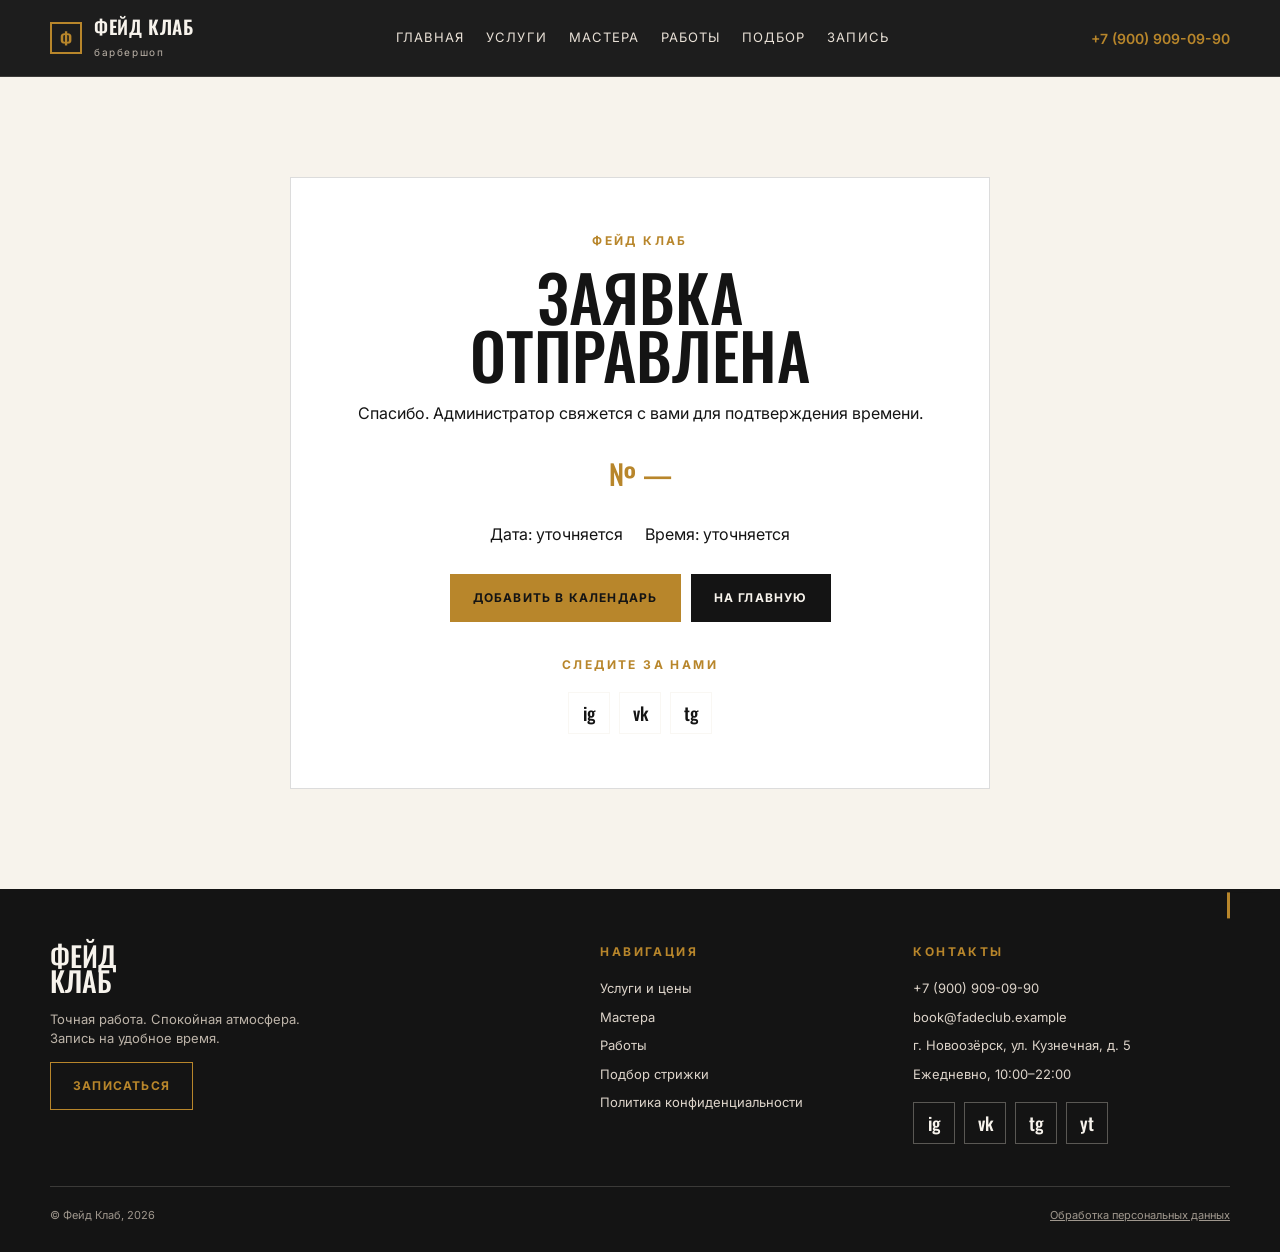
<file: thanks.html>
<!doctype html><html lang="ru"><head><meta charset="utf-8"><meta name="viewport" content="width=device-width,initial-scale=1"><title>Спасибо за заявку — Фейд Клаб</title><meta name="description" content="Спасибо за запись в Фейд Клаб. Посмотрите дату и время и добавьте визит в календарь."><meta name="theme-color" content="#141414"><meta property="og:type" content="website"><meta property="og:locale" content="ru_RU"><meta property="og:title" content="Спасибо за заявку — Фейд Клаб"><meta property="og:description" content="Спасибо за запись в Фейд Клаб. Посмотрите дату и время и добавьте визит в календарь."><meta property="og:image" content="img/og-card.jpg"><meta name="twitter:card" content="summary_large_image"><link rel="icon" href="favicon.svg" type="image/svg+xml"><link rel="preconnect" href="https://fonts.googleapis.com"><link rel="preconnect" href="https://fonts.gstatic.com" crossorigin><link href="https://fonts.googleapis.com/css2?family=Inter:wght@400;500;600;700&family=Oswald:wght@400;500;600;700&display=swap" rel="stylesheet"><link rel="stylesheet" href="css/style.css"><script src="js/analytics.js" defer></script></head><body><a class="skip-link" href="#main">К основному содержанию</a><header class="site-header"><div class="container nav"><a class="brand" href="index.html" aria-label="Фейд Клаб — главная"><span class="brand-mark">Ф</span><span><span class="brand-name">Фейд Клаб</span><span class="brand-sub">барбершоп</span></span></a><button class="menu-toggle" type="button" aria-expanded="false" aria-label="Открыть меню">☰</button><nav class="nav-links" aria-label="Основная навигация"><a href="index.html">Главная</a><a href="services.html">Услуги</a><a href="masters.html">Мастера</a><a href="works.html">Работы</a><a href="style-quiz.html">Подбор</a><a href="contacts.html">Запись</a></nav><a class="header-phone" href="tel:+79009090990">+7 (900) 909-09-90</a></div></header><main id="main"><section class="thanks"><div class="container"><div class="thanks-card"><p class="eyebrow">Фейд Клаб</p><h1>Заявка<br>отправлена</h1><p>Спасибо. Администратор свяжется с вами для подтверждения времени.</p><p class="request-number" id="request-number">№ —</p><div class="thanks-meta"><span id="thanks-date">Дата: —</span><span id="thanks-time">Время: —</span></div><div class="thanks-actions"><button class="btn" id="add-calendar">Добавить в календарь</button><a class="btn btn-dark" href="index.html">На главную</a></div><p class="eyebrow" style="margin-top:34px">Следите за нами</p><div class="social-links" style="justify-content:center"><a href="https://instagram.com/" aria-label="Instagram" data-social="instagram" data-section="thanks">ig</a><a href="https://vk.com/" aria-label="ВКонтакте" data-social="vk" data-section="thanks">vk</a><a href="https://t.me/" aria-label="Telegram" data-social="telegram" data-section="thanks">tg</a></div></div></div></section></main><footer class="site-footer"><div class="container"><div class="footer-grid"><div><p class="footer-title">Фейд<br>Клаб</p><p class="footer-copy">Точная работа. Спокойная атмосфера. Запись на удобное время.</p><a href="contacts.html" class="btn btn-outline" data-event="cta_click" data-button-name="footer_booking" data-page-section="footer">Записаться</a></div><div><p class="eyebrow">Навигация</p><div class="footer-links"><a href="services.html">Услуги и цены</a><a href="masters.html">Мастера</a><a href="works.html">Работы</a><a href="style-quiz.html">Подбор стрижки</a><a href="privacy.html">Политика конфиденциальности</a></div></div><div><p class="eyebrow">Контакты</p><div class="footer-links"><a href="tel:+79009090990">+7 (900) 909-09-90</a><a href="mailto:book@fadeclub.example">book@fadeclub.example</a><span>г. Новоозёрск, ул. Кузнечная, д. 5</span><span>Ежедневно, 10:00–22:00</span></div><div class="social-links" style="margin-top:18px"><a href="https://instagram.com/" aria-label="Instagram" data-social="instagram" data-section="footer">ig</a><a href="https://vk.com/" aria-label="ВКонтакте" data-social="vk" data-section="footer">vk</a><a href="https://t.me/" aria-label="Telegram" data-social="telegram" data-section="footer">tg</a><a href="https://youtube.com/" aria-label="YouTube" data-social="youtube" data-section="footer">yt</a></div></div></div><div class="footer-bottom"><span>© Фейд Клаб, 2026</span><span><a href="privacy.html">Обработка персональных данных</a></span></div></div></footer><div class="toast" role="status" aria-live="polite"></div><script>document.querySelector('.menu-toggle')?.addEventListener('click',function(){var n=document.querySelector('.nav-links'),o=this.getAttribute('aria-expanded')==='true';this.setAttribute('aria-expanded',String(!o));n.classList.toggle('open',!o);this.textContent=o?'☰':'×'});</script><script src="js/thanks.js" defer></script></body></html>
</file>
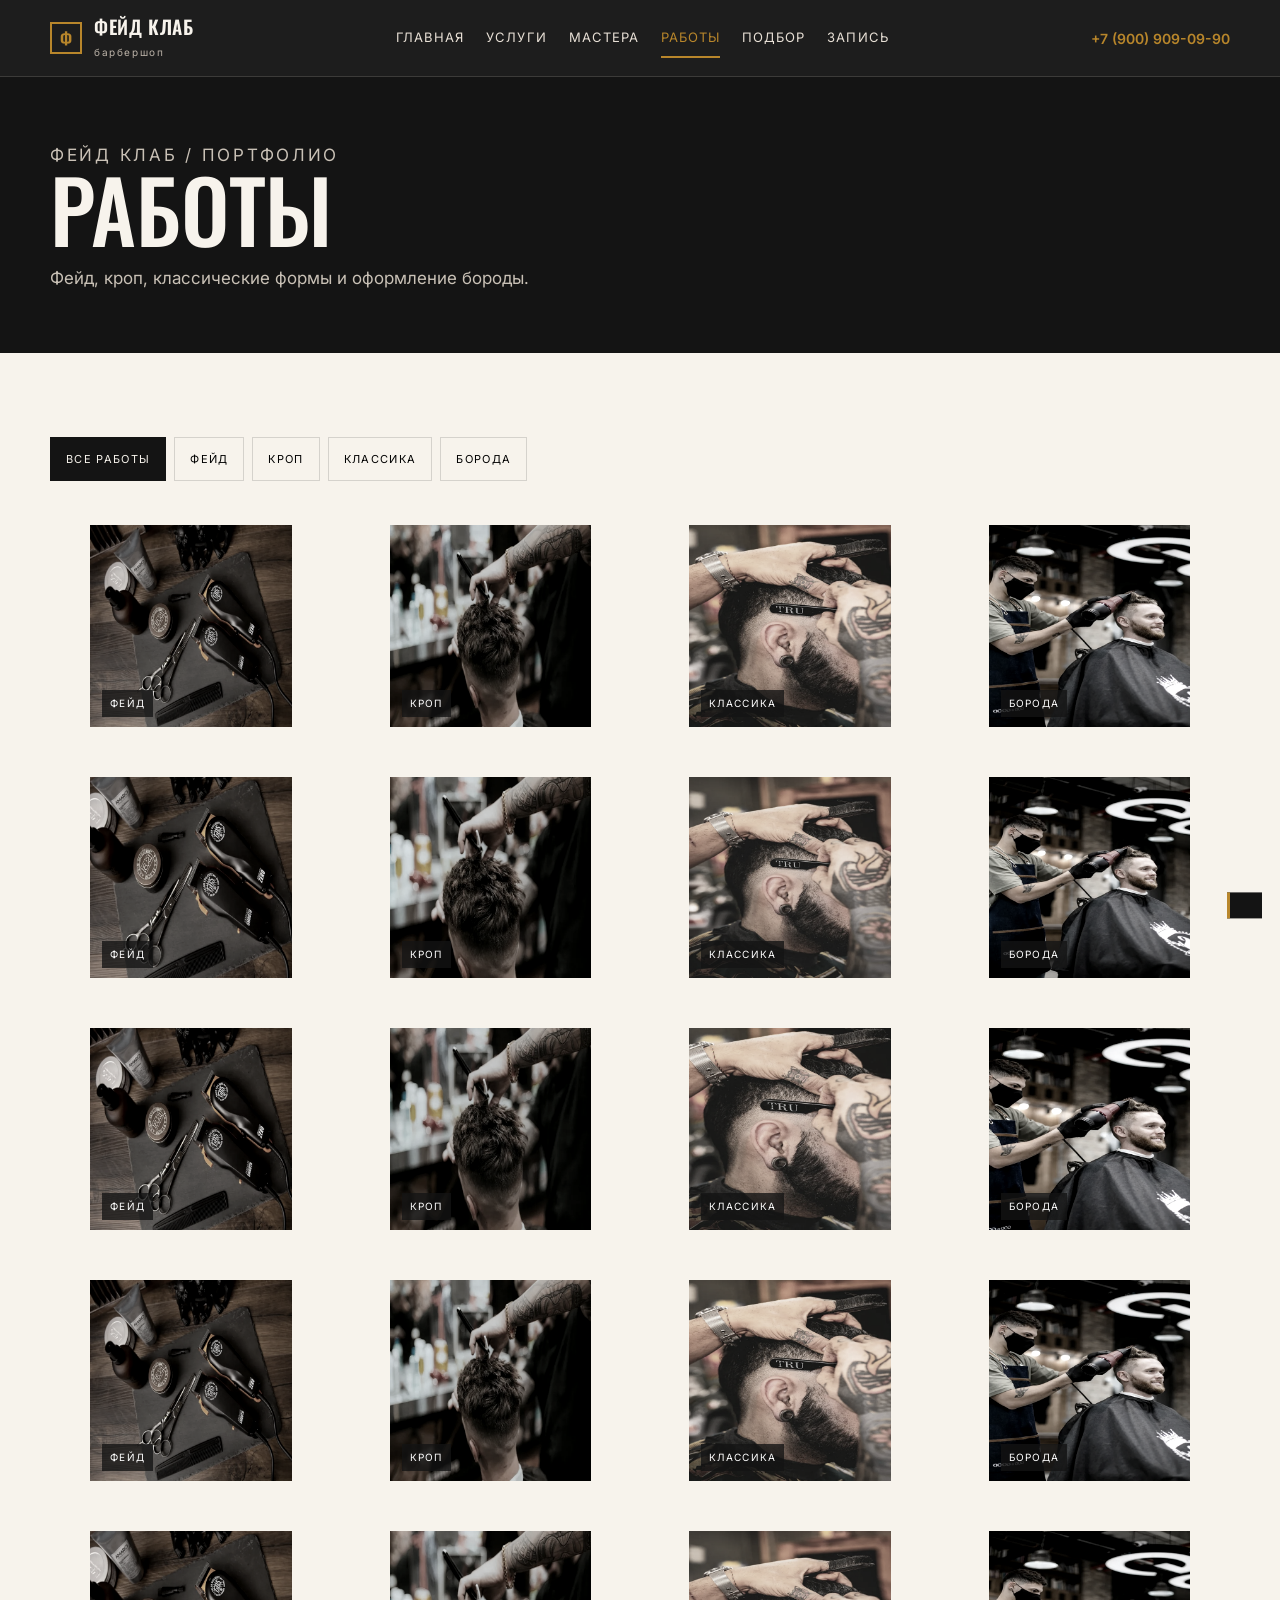
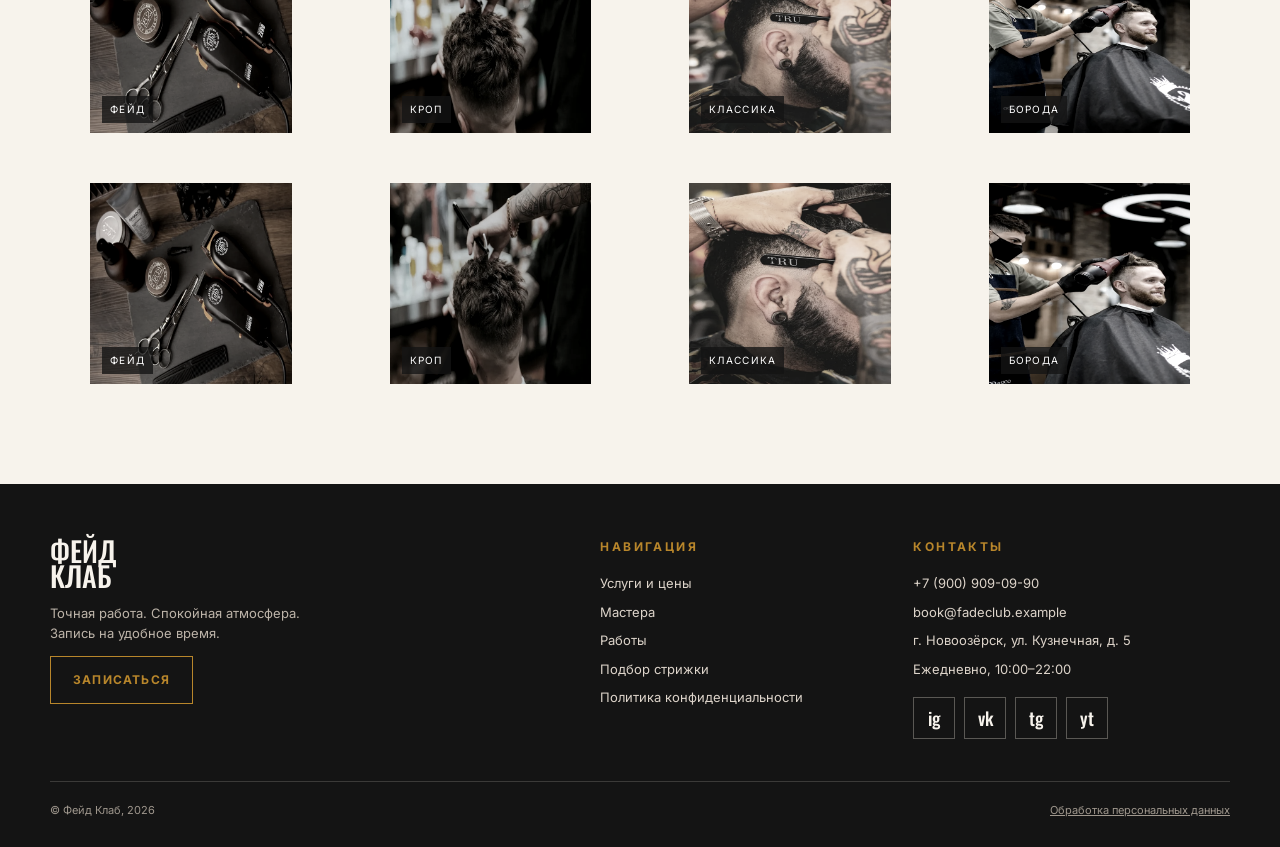
<file: works.html>
<!doctype html><html lang="ru"><head><meta charset="utf-8"><meta name="viewport" content="width=device-width,initial-scale=1"><title>Работы и стрижки — Фейд Клаб</title><meta name="description" content="Галерея стрижек Фейд Клаб: фейд, кроп, классические формы и оформление бороды."><meta name="theme-color" content="#141414"><meta property="og:type" content="website"><meta property="og:locale" content="ru_RU"><meta property="og:title" content="Работы и стрижки — Фейд Клаб"><meta property="og:description" content="Галерея стрижек Фейд Клаб: фейд, кроп, классические формы и оформление бороды."><meta property="og:image" content="img/og-card.jpg"><meta name="twitter:card" content="summary_large_image"><link rel="icon" href="favicon.svg" type="image/svg+xml"><link rel="preconnect" href="https://fonts.googleapis.com"><link rel="preconnect" href="https://fonts.gstatic.com" crossorigin><link href="https://fonts.googleapis.com/css2?family=Inter:wght@400;500;600;700&family=Oswald:wght@400;500;600;700&display=swap" rel="stylesheet"><link rel="stylesheet" href="css/style.css"><script src="js/analytics.js" defer></script></head><body><a class="skip-link" href="#main">К основному содержанию</a><header class="site-header"><div class="container nav"><a class="brand" href="index.html" aria-label="Фейд Клаб — главная"><span class="brand-mark">Ф</span><span><span class="brand-name">Фейд Клаб</span><span class="brand-sub">барбершоп</span></span></a><button class="menu-toggle" type="button" aria-expanded="false" aria-label="Открыть меню">☰</button><nav class="nav-links" aria-label="Основная навигация"><a href="index.html">Главная</a><a href="services.html">Услуги</a><a href="masters.html">Мастера</a><a href="works.html" aria-current="page">Работы</a><a href="style-quiz.html">Подбор</a><a href="contacts.html">Запись</a></nav><a class="header-phone" href="tel:+79009090990">+7 (900) 909-09-90</a></div></header><main id="main"><section class="page-hero"><div class="container"><p class="breadcrumbs">Фейд Клаб / Портфолио</p><h1>Работы</h1><p>Фейд, кроп, классические формы и оформление бороды.</p></div></section><section class="section"><div class="container"><div class="filter-row" role="group" aria-label="Фильтр по типу стрижки"><button class="filter-btn" data-work-filter="all" aria-pressed="true">Все работы</button><button class="filter-btn" data-work-filter="fade" aria-pressed="false">Фейд</button><button class="filter-btn" data-work-filter="crop" aria-pressed="false">Кроп</button><button class="filter-btn" data-work-filter="classic" aria-pressed="false">Классика</button><button class="filter-btn" data-work-filter="beard" aria-pressed="false">Борода</button></div><div class="grid works-grid"><figure class="work-card" data-work-card data-category="fade"><img src="img/work-01.webp" alt="Мужской образ: фейд в барбершопе" loading="lazy"><figcaption class="work-label">Фейд</figcaption></figure><figure class="work-card" data-work-card data-category="crop"><img src="img/work-02.webp" alt="Мужской образ: кроп в барбершопе" loading="lazy"><figcaption class="work-label">Кроп</figcaption></figure><figure class="work-card" data-work-card data-category="classic"><img src="img/work-03.webp" alt="Мужской образ: классика в барбершопе" loading="lazy"><figcaption class="work-label">Классика</figcaption></figure><figure class="work-card" data-work-card data-category="beard"><img src="img/work-04.webp" alt="Мужской образ: борода в барбершопе" loading="lazy"><figcaption class="work-label">Борода</figcaption></figure><figure class="work-card" data-work-card data-category="fade"><img src="img/work-05.webp" alt="Мужской образ: фейд в барбершопе" loading="lazy"><figcaption class="work-label">Фейд</figcaption></figure><figure class="work-card" data-work-card data-category="crop"><img src="img/work-06.webp" alt="Мужской образ: кроп в барбершопе" loading="lazy"><figcaption class="work-label">Кроп</figcaption></figure><figure class="work-card" data-work-card data-category="classic"><img src="img/work-07.webp" alt="Мужской образ: классика в барбершопе" loading="lazy"><figcaption class="work-label">Классика</figcaption></figure><figure class="work-card" data-work-card data-category="beard"><img src="img/work-08.webp" alt="Мужской образ: борода в барбершопе" loading="lazy"><figcaption class="work-label">Борода</figcaption></figure><figure class="work-card" data-work-card data-category="fade"><img src="img/work-09.webp" alt="Мужской образ: фейд в барбершопе" loading="lazy"><figcaption class="work-label">Фейд</figcaption></figure><figure class="work-card" data-work-card data-category="crop"><img src="img/work-10.webp" alt="Мужской образ: кроп в барбершопе" loading="lazy"><figcaption class="work-label">Кроп</figcaption></figure><figure class="work-card" data-work-card data-category="classic"><img src="img/work-11.webp" alt="Мужской образ: классика в барбершопе" loading="lazy"><figcaption class="work-label">Классика</figcaption></figure><figure class="work-card" data-work-card data-category="beard"><img src="img/work-12.webp" alt="Мужской образ: борода в барбершопе" loading="lazy"><figcaption class="work-label">Борода</figcaption></figure><figure class="work-card" data-work-card data-category="fade"><img src="img/work-13.webp" alt="Мужской образ: фейд в барбершопе" loading="lazy"><figcaption class="work-label">Фейд</figcaption></figure><figure class="work-card" data-work-card data-category="crop"><img src="img/work-14.webp" alt="Мужской образ: кроп в барбершопе" loading="lazy"><figcaption class="work-label">Кроп</figcaption></figure><figure class="work-card" data-work-card data-category="classic"><img src="img/work-15.webp" alt="Мужской образ: классика в барбершопе" loading="lazy"><figcaption class="work-label">Классика</figcaption></figure><figure class="work-card" data-work-card data-category="beard"><img src="img/work-16.webp" alt="Мужской образ: борода в барбершопе" loading="lazy"><figcaption class="work-label">Борода</figcaption></figure><figure class="work-card" data-work-card data-category="fade"><img src="img/work-17.webp" alt="Мужской образ: фейд в барбершопе" loading="lazy"><figcaption class="work-label">Фейд</figcaption></figure><figure class="work-card" data-work-card data-category="crop"><img src="img/work-18.webp" alt="Мужской образ: кроп в барбершопе" loading="lazy"><figcaption class="work-label">Кроп</figcaption></figure><figure class="work-card" data-work-card data-category="classic"><img src="img/work-19.webp" alt="Мужской образ: классика в барбершопе" loading="lazy"><figcaption class="work-label">Классика</figcaption></figure><figure class="work-card" data-work-card data-category="beard"><img src="img/work-20.webp" alt="Мужской образ: борода в барбершопе" loading="lazy"><figcaption class="work-label">Борода</figcaption></figure><figure class="work-card" data-work-card data-category="fade"><img src="img/work-21.webp" alt="Мужской образ: фейд в барбершопе" loading="lazy"><figcaption class="work-label">Фейд</figcaption></figure><figure class="work-card" data-work-card data-category="crop"><img src="img/work-22.webp" alt="Мужской образ: кроп в барбершопе" loading="lazy"><figcaption class="work-label">Кроп</figcaption></figure><figure class="work-card" data-work-card data-category="classic"><img src="img/work-23.webp" alt="Мужской образ: классика в барбершопе" loading="lazy"><figcaption class="work-label">Классика</figcaption></figure><figure class="work-card" data-work-card data-category="beard"><img src="img/work-24.webp" alt="Мужской образ: борода в барбершопе" loading="lazy"><figcaption class="work-label">Борода</figcaption></figure></div></div></section></main><footer class="site-footer"><div class="container"><div class="footer-grid"><div><p class="footer-title">Фейд<br>Клаб</p><p class="footer-copy">Точная работа. Спокойная атмосфера. Запись на удобное время.</p><a href="contacts.html" class="btn btn-outline" data-event="cta_click" data-button-name="footer_booking" data-page-section="footer">Записаться</a></div><div><p class="eyebrow">Навигация</p><div class="footer-links"><a href="services.html">Услуги и цены</a><a href="masters.html">Мастера</a><a href="works.html">Работы</a><a href="style-quiz.html">Подбор стрижки</a><a href="privacy.html">Политика конфиденциальности</a></div></div><div><p class="eyebrow">Контакты</p><div class="footer-links"><a href="tel:+79009090990">+7 (900) 909-09-90</a><a href="mailto:book@fadeclub.example">book@fadeclub.example</a><span>г. Новоозёрск, ул. Кузнечная, д. 5</span><span>Ежедневно, 10:00–22:00</span></div><div class="social-links" style="margin-top:18px"><a href="https://instagram.com/" aria-label="Instagram" data-social="instagram" data-section="footer">ig</a><a href="https://vk.com/" aria-label="ВКонтакте" data-social="vk" data-section="footer">vk</a><a href="https://t.me/" aria-label="Telegram" data-social="telegram" data-section="footer">tg</a><a href="https://youtube.com/" aria-label="YouTube" data-social="youtube" data-section="footer">yt</a></div></div></div><div class="footer-bottom"><span>© Фейд Клаб, 2026</span><span><a href="privacy.html">Обработка персональных данных</a></span></div></div></footer><div class="toast" role="status" aria-live="polite"></div><script>document.querySelector('.menu-toggle')?.addEventListener('click',function(){var n=document.querySelector('.nav-links'),o=this.getAttribute('aria-expanded')==='true';this.setAttribute('aria-expanded',String(!o));n.classList.toggle('open',!o);this.textContent=o?'☰':'×'});</script><script>document.querySelectorAll('[data-work-filter]').forEach(function(b){b.addEventListener('click',function(){var cat=this.dataset.workFilter;document.querySelectorAll('[data-work-filter]').forEach(function(x){x.setAttribute('aria-pressed',String(x===b))});document.querySelectorAll('[data-work-card]').forEach(function(c){c.hidden=cat!=='all'&&c.dataset.category!==cat});FadeClubAnalytics.event('works_filter',{haircut_type:cat})})})</script></body></html>
</file>
<file: css/style.css>
﻿:root{--ink:#141414;--brass:#B8862B;--sand:#EDE6DA;--paper:#f7f3ec;--muted:#746e66;--line:rgba(20,20,20,.15);--max:1180px;--radius:2px}
*{box-sizing:border-box}html{scroll-behavior:smooth}body{margin:0;background:var(--paper);color:var(--ink);font-family:Inter,system-ui,-apple-system,BlinkMacSystemFont,"Segoe UI",sans-serif;line-height:1.5}a{color:inherit;text-decoration:none}img{max-width:100%;display:block}button,input,select,textarea{font:inherit}button{cursor:pointer}::selection{background:var(--brass);color:var(--paper)}
.container{width:min(calc(100% - 40px),var(--max));margin-inline:auto}.skip-link{position:absolute;left:-9999px}.skip-link:focus{left:16px;top:16px;background:var(--brass);padding:12px;z-index:20}
.site-header{position:sticky;top:0;z-index:10;background:rgba(20,20,20,.96);color:var(--paper);border-bottom:1px solid rgba(237,230,218,.15);backdrop-filter:blur(8px)}.nav{min-height:76px;display:flex;align-items:center;justify-content:space-between;gap:28px}.brand{display:flex;align-items:center;gap:12px;letter-spacing:.04em}.brand-mark{width:32px;height:32px;border:2px solid var(--brass);display:grid;place-items:center;font:700 16px/1 Oswald,Impact,sans-serif;color:var(--brass)}.brand-name{font:600 19px/1 Oswald,Impact,sans-serif;text-transform:uppercase}.brand-sub{display:block;color:#bdb4a9;font-size:10px;letter-spacing:.16em;margin-top:4px}.nav-links{display:flex;align-items:center;gap:22px;font-size:13px;text-transform:uppercase;letter-spacing:.08em}.nav-links a{padding:10px 0;color:#e8e0d6;position:relative}.nav-links a:hover,.nav-links a[aria-current=page]{color:var(--brass)}.nav-links a[aria-current=page]::after{content:"";position:absolute;bottom:0;left:0;right:0;height:2px;background:var(--brass)}.header-phone{white-space:nowrap;color:var(--brass);font-weight:600;font-size:14px}.menu-toggle{display:none;background:none;border:1px solid rgba(237,230,218,.35);color:var(--paper);min-width:44px;min-height:44px}
main{min-height:60vh}.hero{background:var(--ink);color:var(--paper);padding:90px 0 84px;position:relative;overflow:hidden}.hero::after{content:"";position:absolute;width:460px;height:460px;border:1px solid rgba(184,134,43,.35);border-radius:50%;right:-140px;top:-140px}.hero-grid{display:grid;grid-template-columns:1.2fr .8fr;gap:70px;align-items:end}.eyebrow{font-size:12px;text-transform:uppercase;letter-spacing:.2em;color:var(--brass);font-weight:700;margin:0 0 18px}.hero h1{font:500 clamp(48px,8vw,102px)/.92 Oswald,Impact,sans-serif;letter-spacing:-.025em;text-transform:uppercase;max-width:800px;margin:0 0 28px}.hero h1 em{font-style:normal;color:var(--brass)}.hero-copy{font-size:18px;color:#d7d0c7;max-width:520px;margin:0 0 34px}.hero-aside{border-top:1px solid rgba(237,230,218,.3);padding-top:18px}.hero-aside strong{font:500 58px/.95 Oswald,sans-serif;color:var(--brass);display:block}.hero-aside span{font-size:13px;color:#bdb4a9;text-transform:uppercase;letter-spacing:.15em}
.btn{display:inline-flex;align-items:center;justify-content:center;gap:9px;min-height:48px;padding:0 22px;border:1px solid var(--brass);background:var(--brass);color:var(--ink);text-transform:uppercase;letter-spacing:.1em;font-size:12px;font-weight:700;transition:transform .2s,background .2s,color .2s}.btn:hover{transform:translateY(-2px);background:#d09b34}.btn-outline{background:transparent;color:var(--brass)}.btn-outline:hover{color:var(--ink);background:var(--brass)}.btn-dark{background:var(--ink);border-color:var(--ink);color:var(--paper)}
.section{padding:84px 0}.section-dark{background:var(--ink);color:var(--paper)}.section-head{display:flex;justify-content:space-between;align-items:end;gap:20px;margin-bottom:34px;border-bottom:1px solid var(--line);padding-bottom:17px}.section-dark .section-head{border-color:rgba(237,230,218,.2)}.section h2{font:500 clamp(36px,5vw,64px)/.95 Oswald,Impact,sans-serif;text-transform:uppercase;letter-spacing:-.02em;margin:0}.section-intro{color:var(--muted);max-width:520px;margin:0}.section-dark .section-intro{color:#bdb4a9}.kicker{font-size:12px;text-transform:uppercase;letter-spacing:.2em;color:var(--brass);font-weight:700;margin:0 0 12px}
.grid{display:grid;gap:18px}.services-grid{grid-template-columns:repeat(3,1fr)}.masters-grid{grid-template-columns:repeat(4,1fr)}.works-grid{grid-template-columns:repeat(4,1fr)}.card{background:#fff;border:1px solid var(--line);padding:22px;display:flex;flex-direction:column;min-height:190px}.card-dark{background:#1d1d1d;border-color:rgba(237,230,218,.16)}.card h3{font:500 25px/.95 Oswald,sans-serif;text-transform:uppercase;margin:0 0 14px}.card p{color:var(--muted);margin:0 0 16px;font-size:14px}.card-dark p{color:#bdb4a9}.price{font:600 22px/1 Oswald;color:var(--brass);margin-top:auto}.price small{font:400 12px Inter;color:var(--muted);font-family:Inter}.card-link{margin-top:18px;color:var(--brass);text-transform:uppercase;font-size:11px;letter-spacing:.12em;font-weight:700}
.master-card{padding:0;overflow:hidden}.master-card img{aspect-ratio:4/5;object-fit:cover;filter:saturate(.72)}.master-body{padding:18px}.master-body h3{margin-bottom:7px}.master-body .meta{font-size:12px;color:var(--muted);margin:0}.master-body .level{color:var(--brass);font-size:11px;letter-spacing:.14em;text-transform:uppercase;font-weight:700;margin:0 0 8px}
.work-card{position:relative;overflow:hidden;padding:0;min-height:0;aspect-ratio:1}.work-card img{width:100%;height:100%;object-fit:cover;filter:grayscale(.7) contrast(1.06);transition:transform .5s,filter .4s}.work-card:hover img{transform:scale(1.06);filter:grayscale(0)}.work-label{position:absolute;left:12px;bottom:10px;color:#fff;background:rgba(20,20,20,.78);padding:6px 8px;font-size:10px;text-transform:uppercase;letter-spacing:.13em}
.filter-row{display:flex;gap:8px;flex-wrap:wrap;margin:0 0 28px}.filter-btn{min-height:44px;padding:0 15px;border:1px solid var(--line);background:transparent;text-transform:uppercase;letter-spacing:.12em;font-size:11px}.filter-btn[aria-pressed=true],.filter-btn:hover{background:var(--ink);color:var(--paper);border-color:var(--ink)}.section-dark .filter-btn{color:var(--paper);border-color:rgba(237,230,218,.26)}.section-dark .filter-btn[aria-pressed=true],.section-dark .filter-btn:hover{background:var(--brass);color:var(--ink);border-color:var(--brass)}
.promo{background:var(--brass);padding:40px}.promo h2{font-size:42px;max-width:680px}.promo p{max-width:560px;margin:14px 0 24px}.gift-grid{display:grid;grid-template-columns:repeat(3,1fr);gap:12px}.gift-card{border:1px solid rgba(20,20,20,.25);padding:20px;background:rgba(255,255,255,.16);display:flex;align-items:center;justify-content:space-between;gap:10px}.gift-card strong{font:500 40px/1 Oswald}.gift-card span{font-size:12px;display:block;text-align:right}
.page-hero{background:var(--ink);color:var(--paper);padding:66px 0 62px}.page-hero h1{font:500 clamp(44px,7vw,86px)/.92 Oswald;text-transform:uppercase;margin:0 0 18px}.page-hero p{max-width:640px;color:#c9c1b6;margin:0;font-size:17px}.breadcrumbs{font-size:11px;text-transform:uppercase;letter-spacing:.16em;color:var(--brass);margin-bottom:16px}.price-table{width:100%;border-collapse:collapse;background:#fff;font-size:14px}.price-table th,.price-table td{text-align:left;padding:15px 14px;border-bottom:1px solid var(--line);vertical-align:top}.price-table th{background:var(--ink);color:var(--paper);font:500 18px Oswald;text-transform:uppercase}.price-table td strong{font-family:Oswald;font-size:20px;color:var(--brass);font-weight:500}.price-table tr:last-child td{border-bottom:0}.table-wrap{overflow-x:auto}
.two-col{display:grid;grid-template-columns:1.05fr .95fr;gap:48px;align-items:start}.form-card{background:#fff;border:1px solid var(--line);padding:28px}.form-grid{display:grid;grid-template-columns:1fr 1fr;gap:17px}.field{display:flex;flex-direction:column;gap:7px}.field.full{grid-column:1/-1}.field label{font-size:12px;text-transform:uppercase;letter-spacing:.1em;font-weight:700}.field input,.field select,.field textarea{width:100%;min-height:48px;border:1px solid rgba(20,20,20,.25);background:var(--paper);padding:11px 13px;color:var(--ink)}.field textarea{min-height:100px;resize:vertical}.field input:focus,.field select:focus,.field textarea:focus{outline:2px solid var(--brass);outline-offset:1px}.consent{display:flex;align-items:flex-start;gap:10px;font-size:12px;color:var(--muted);margin:20px 0}.consent input{width:20px;height:20px;accent-color:var(--brass);flex:none}.consent a{text-decoration:underline}.form-error{font-size:12px;color:#9b2525;min-height:18px}.form-status{margin:14px 0 0;font-size:13px}.slot-picker{border:1px solid var(--line);background:#fff;padding:20px}.date-grid{display:grid;grid-template-columns:repeat(7,1fr);gap:7px;margin:15px 0 22px}.date-btn{border:1px solid var(--line);background:var(--paper);padding:10px 4px;min-height:56px;font-size:11px}.date-btn strong{display:block;font:500 19px Oswald}.date-btn[aria-pressed=true]{background:var(--brass);border-color:var(--brass)}.date-btn:disabled{opacity:.4;cursor:not-allowed}.slots{display:grid;grid-template-columns:repeat(4,1fr);gap:8px}.slot-btn{min-height:44px;border:1px solid var(--line);background:var(--paper);font-size:12px}.slot-btn[aria-pressed=true]{background:var(--ink);color:#fff;border-color:var(--ink)}.slot-btn:disabled{opacity:.35;text-decoration:line-through;cursor:not-allowed}.contact-list{list-style:none;padding:0;margin:0;display:grid;gap:14px}.contact-list li{border-bottom:1px solid var(--line);padding:0 0 14px}.contact-list span{display:block;font-size:11px;text-transform:uppercase;letter-spacing:.14em;color:var(--muted);margin-bottom:5px}.contact-list a{font-size:18px;font-weight:600}.map-link{display:inline-flex;margin-top:24px;text-transform:uppercase;letter-spacing:.12em;font-size:12px;color:var(--brass);font-weight:700}
.quiz{max-width:760px}.quiz-step{display:none}.quiz-step.active{display:block}.quiz-progress{height:4px;background:rgba(20,20,20,.15);margin:0 0 26px}.quiz-progress span{display:block;height:100%;background:var(--brass);width:25%;transition:width .3s}.quiz-options{display:grid;grid-template-columns:repeat(2,1fr);gap:10px;margin:24px 0}.quiz-option{background:#fff;border:1px solid var(--line);padding:20px;text-align:left;min-height:70px}.quiz-option.selected{border-color:var(--brass);box-shadow:inset 0 0 0 2px var(--brass)}.recommendations{display:none;margin-top:38px}.recommendations.show{display:block}.recommend-grid{display:grid;grid-template-columns:repeat(3,1fr);gap:14px}.recommend-card{background:#fff;border:1px solid var(--line);overflow:hidden}.recommend-card img{aspect-ratio:4/3;object-fit:cover}.recommend-card div{padding:14px}.promo-code{display:inline-flex;align-items:center;gap:9px;border:1px dashed var(--brass);padding:9px 12px;font:600 18px Oswald;color:var(--brass);margin:14px 0}.copy-btn{min-height:44px;padding:0 8px;border:0;background:none;color:var(--brass);text-transform:uppercase;font-size:10px;letter-spacing:.1em;font-weight:700}
.thanks{padding:100px 0;text-align:center}.thanks-card{max-width:700px;margin:0 auto;background:#fff;border:1px solid var(--line);padding:54px 28px}.thanks-card h1{font:500 64px/.9 Oswald;margin:0 0 18px;text-transform:uppercase}.request-number{font:500 28px Oswald;color:var(--brass)}.thanks-meta{display:flex;justify-content:center;gap:22px;flex-wrap:wrap;margin:24px 0;font-size:16px}.thanks-actions{display:flex;justify-content:center;flex-wrap:wrap;gap:10px;margin-top:28px}
.prose{max-width:820px}.prose h2{font-size:32px;margin:35px 0 12px}.prose h2:first-child{margin-top:0}.prose p,.prose li{color:#413d38}.prose ul{padding-left:20px}.not-found{text-align:center;padding:120px 0}.not-found h1{font:500 120px/.8 Oswald;color:var(--brass);margin:0}.not-found p{font-size:20px}
.site-footer{background:var(--ink);color:var(--paper);padding:54px 0 28px}.footer-grid{display:grid;grid-template-columns:1.3fr .7fr .8fr;gap:36px;padding-bottom:42px;border-bottom:1px solid rgba(237,230,218,.18)}.footer-title{font:500 28px/.9 Oswald;text-transform:uppercase;margin:0 0 16px}.footer-copy{color:#bdb4a9;font-size:13px;max-width:290px}.footer-links{display:grid;gap:9px;font-size:13px;color:#ddd4ca}.footer-links a:hover{color:var(--brass)}.social-links{display:flex;gap:9px;flex-wrap:wrap}.social-links a{width:42px;height:42px;border:1px solid rgba(237,230,218,.32);display:grid;place-items:center;font:500 18px Oswald}.footer-bottom{display:flex;justify-content:space-between;gap:20px;padding-top:20px;color:#9f978d;font-size:11px}.footer-bottom a{text-decoration:underline}.toast{position:fixed;right:18px;bottom:18px;background:var(--ink);color:var(--paper);padding:13px 16px;font-size:13px;z-index:30;border-left:3px solid var(--brass);transform:translateY(140%);transition:transform .25s}.toast.show{transform:translateY(0)}
@media(max-width:900px){.nav-links{gap:14px;font-size:11px}.header-phone{display:none}.hero-grid,.two-col{grid-template-columns:1fr;gap:35px}.hero{padding:70px 0}.hero-aside{max-width:290px}.services-grid{grid-template-columns:repeat(2,1fr)}.masters-grid{grid-template-columns:repeat(2,1fr)}.works-grid{grid-template-columns:repeat(3,1fr)}.footer-grid{grid-template-columns:1fr 1fr}.footer-grid>div:first-child{grid-column:1/-1}}
@media(max-width:620px){.container{width:min(calc(100% - 28px),var(--max))}.nav{min-height:64px}.menu-toggle{display:grid;place-items:center}.nav-links{display:none;position:absolute;left:14px;right:14px;top:63px;background:var(--ink);border:1px solid rgba(237,230,218,.2);padding:12px;flex-direction:column;align-items:stretch;gap:0}.nav-links.open{display:flex}.nav-links a{padding:14px 8px;border-bottom:1px solid rgba(237,230,218,.13)}.hero h1{font-size:56px}.hero-copy{font-size:16px}.section{padding:62px 0}.section-head{display:block}.section-head .section-intro{margin-top:14px}.services-grid,.masters-grid{grid-template-columns:1fr}.works-grid{grid-template-columns:repeat(2,1fr)}.gift-grid{grid-template-columns:1fr}.promo{padding:28px 20px}.promo h2{font-size:37px}.form-grid{grid-template-columns:1fr}.field.full{grid-column:auto}.date-grid{grid-template-columns:repeat(4,1fr)}.slots{grid-template-columns:repeat(3,1fr)}.recommend-grid{grid-template-columns:1fr}.footer-grid{grid-template-columns:1fr;gap:28px}.footer-grid>div:first-child{grid-column:auto}.footer-bottom{display:block}.footer-bottom span{display:block;margin-bottom:7px}.thanks{padding:70px 0}.thanks-card h1{font-size:52px}.price-table{font-size:13px}.price-table th,.price-table td{padding:12px 10px}}
@media(prefers-reduced-motion:reduce){*{scroll-behavior:auto!important;transition:none!important}}
</file>
